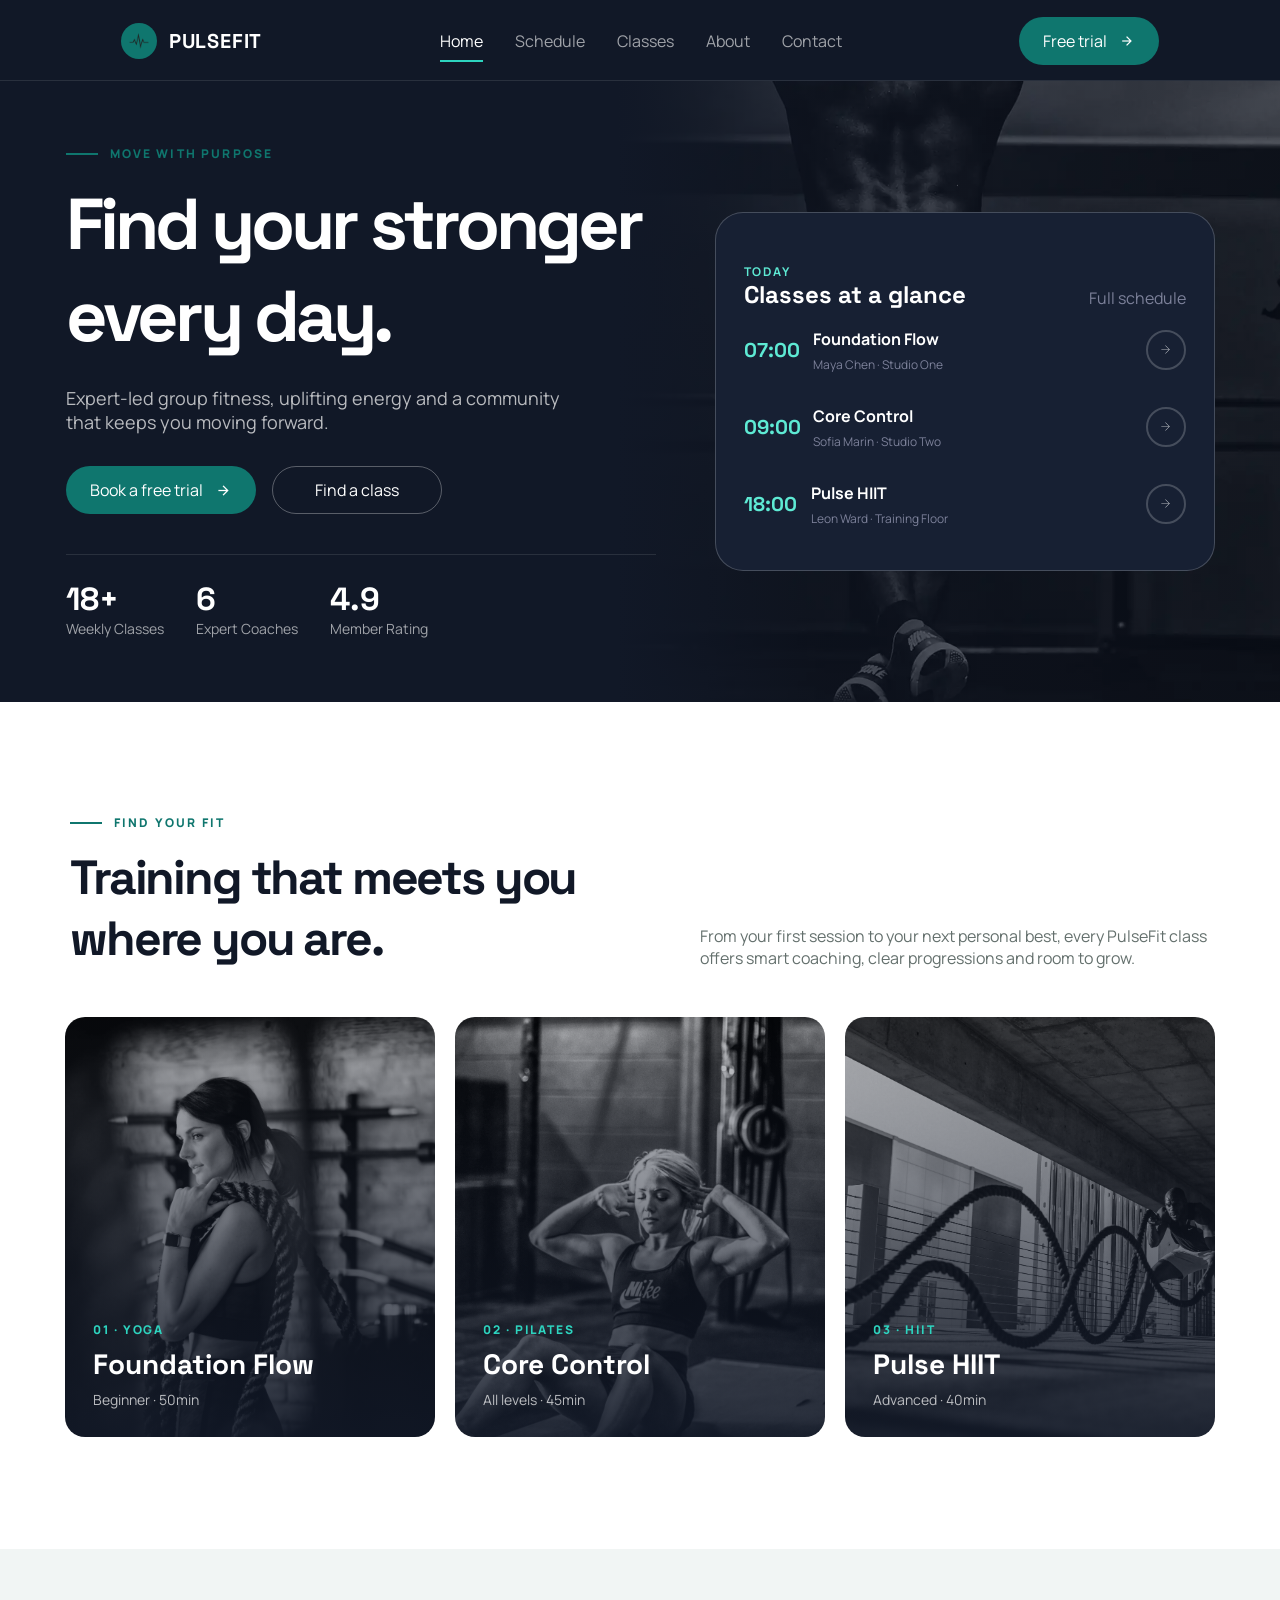
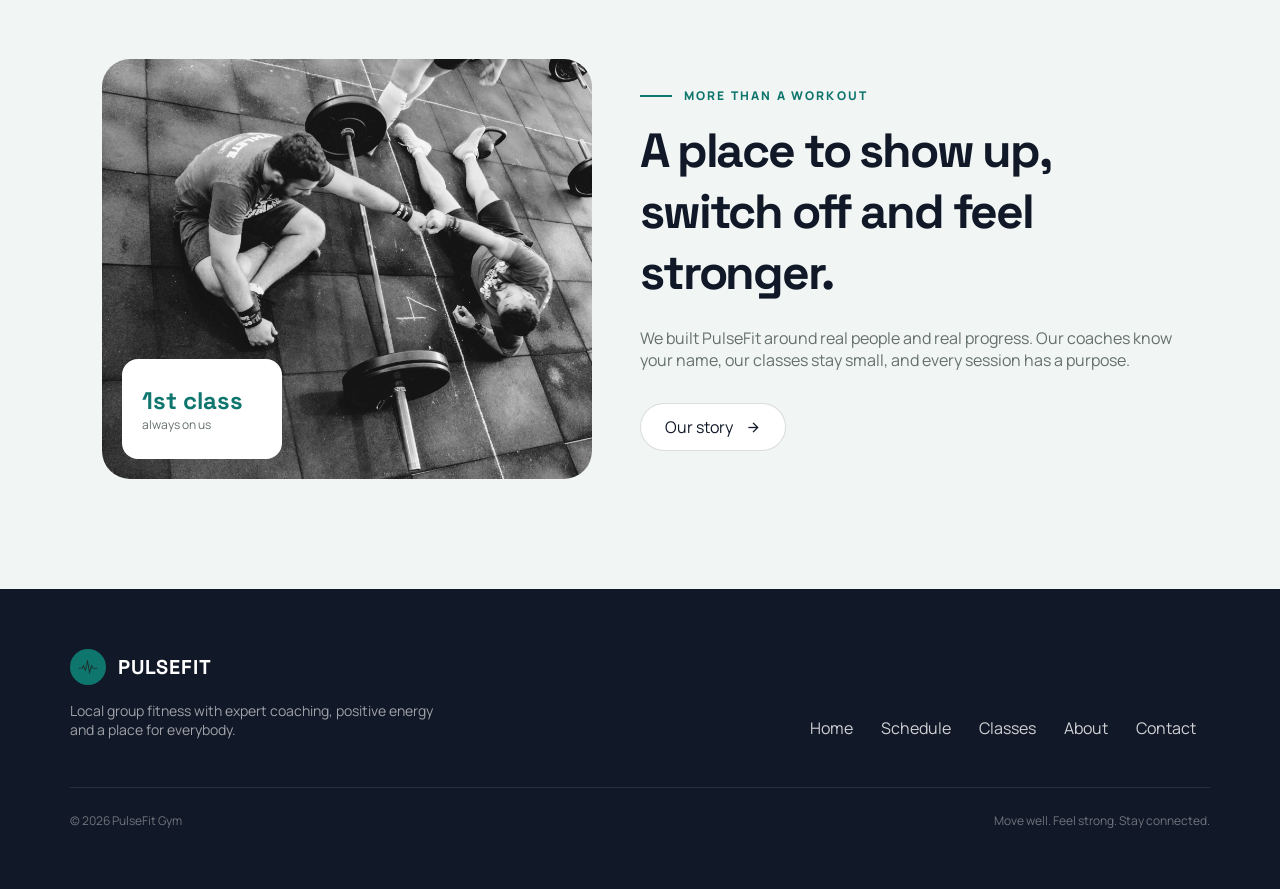
<file: index.html>
<!DOCTYPE html>
<html lang="en">

<head>
    <meta charset="UTF-8">
    <meta name="viewport" content="width=device-width, initial-scale=1.0">
    <link rel="preconnect" href="https://fonts.googleapis.com">
    <link rel="preconnect" href="https://fonts.gstatic.com" crossorigin>
    <link
        href="https://fonts.googleapis.com/css2?family=Manrope:wght@400;500;600;800&family=Space+Grotesk:wght@700&display=swap"
        rel="stylesheet">
    <link rel="stylesheet"
        href="https://fonts.googleapis.com/css2?family=Material+Symbols+Outlined:opsz,wght,FILL,GRAD@20..48,100..700,0..1,-50..200" />
    <link rel="stylesheet" href="style.css">
    <title>PulseFit-Gym</title>
</head>

<body>
    <header>
        <div class="header-container">
            <div id="logo">
                <span id="cercle"><img src="images/logo.png" alt="PulseFit Logo"></span>
                <span id="text">PULSEFIT</span>
            </div>
            <nav>
                <ul id="main-navigation">
                    <li><a href="index.html" class="active">Home</a></li>
                    <li><a href="schedule.html">Schedule</a></li>
                    <li><a href="classes.html">Classes</a></li>
                    <li><a href="about.html">About</a></li>
                    <li><a href="contact.html">Contact</a></li>
                </ul>
            </nav>

            <div class="header-button">
                <a href="contact.html" class="FTB">Free trial
                    <span class="material-symbols-outlined">arrow_forward</span></a>
            </div>

            <input type="checkbox" id="menu-toggle">
            <label for="menu-toggle" id="menu-button">
                <span class="icon-open material-symbols-outlined">menu</span>
                <span class="icon-close material-symbols-outlined">close</span>
            </label>

            <div id="mobile-menu">
                <a href="index.html" class="active">Home</a>
                <a href="schedule.html">Schedule</a>
                <a href="classes.html">Classes</a>
                <a href="about.html">About</a>
                <a href="contact.html">Contact</a>
                <a href="contact.html" class="mobile-trial">Free trial</a>
            </div>
        </div>
    </header>
    <main>
        <section class="home">
            <div class="home-container">
                <div id="home-text">
                    <p class="eyebrow">MOVE WITH PURPOSE</p>
                    <h1>Find your stronger every day.</h1>
                    <p class="description">Expert-led group fitness, uplifting energy and a community that keeps you
                        moving
                        forward.</p>
                    <div id="hero-buttons">
                        <a href="contact.html" class="first-button">
                            Book a free trial
                            <span class="material-symbols-outlined">arrow_forward</span>
                        </a>
                        <a href="classes.html" class="second-button">Find a class</a>
                    </div>
                    <div class="statistics">
                        <div class="stat-number">18+</div>
                        <div class="stat-text">Weekly Classes</div>
                        <div class="stat-number">6</div>
                        <div class="stat-text">Expert Coaches</div>
                        <div class="stat-number">4.9</div>
                        <div class="stat-text">Member Rating</div>
                    </div>
                </div>

                <div id="today-clases">
                    <div id="upper-text">
                        <div id="text-block">
                            <div id="eyebrow2">today</div>
                            <h2>Classes at a glance</h2>
                        </div>
                        <a href="schedule.html">Full schedule</a>
                    </div>

                    <div class="today-card">
                        <div class="time">07:00</div>
                        <div class="text-block2">
                            <div class="clases">Foundation Flow</div>
                            <div class="coaches">Maya Chen · Studio One</div>
                        </div>
                        <div class="arrow">
                            <a href="contact.html"> <span class="material-symbols-outlined">arrow_forward</span></a>
                        </div>
                    </div>
                    <div class="today-card">
                        <div class="time">09:00</div>
                        <div class="text-block2">
                            <div class="clases">Core Control</div>
                            <div class="coaches">Sofia Marin · Studio Two</div>
                        </div>
                        <div class="arrow">
                            <a href="contact.html"> <span class="material-symbols-outlined">arrow_forward</span></a>
                        </div>
                    </div>
                    <div class="today-card">
                        <div class="time">18:00</div>
                        <div class="text-block2">
                            <div class="clases">Pulse HIIT</div>
                            <div class="coaches">Leon Ward · Training Floor</div>
                        </div>
                        <div class="arrow">
                            <a href="contact.html"> <span class="material-symbols-outlined">arrow_forward</span></a>
                        </div>
                    </div>
                </div>
            </div>
            <div id="background-img"></div>

        </section>
        <section id="classes">
            <div id="classes-text">
                <div id="classes-text-block">
                    <p class="eyebrow">Find your fit</p>
                    <h2>Training that meets you where you are.</h2>
                </div>
                <p class="descripiton">From your first session to your next personal best, every PulseFit class offers
                    smart coaching, clear progressions and room to grow.</p>
            </div>
           <div id="buttons-to-classes">
    <a href="classes.html" id="first-class">
        <div class="img-content">
            <span class="eyebrow">01 · Yoga</span>
            <h3 class="title">Foundation Flow</h3>
            <div class="description">Beginner · 50min</div>
        </div>
    </a>
    <a href="classes.html" id="second-class">
        <div class="img-content">
            <span class="eyebrow">02 · Pilates</span>
            <h3 class="title">Core Control</h3>
            <div class="description">All levels · 45min</div>
        </div>
    </a>
    <a href="classes.html" id="third-class">
        <div class="img-content">
            <span class="eyebrow">03 · HIIT</span>
            <h3 class="title">Pulse HIIT</h3>
            <div class="description">Advanced · 40min</div>
        </div>
    </a>
</div>

        </section>
        <section id="about">
            <div id="about-container">
                <div id="about-image">
                    <div id="about-card">
                        <div class="card-title">1st class</div>
                        <div class="card-text">always on us</div>
                    </div>
                </div>
                <div id="about-text">
                    <p class="eyebrow">More than a workout</p>
                    <h2>A place to show up, switch off and feel stronger.</h2>
                    <p class="description">We built PulseFit around real people and real progress. Our coaches know your
                        name, our classes stay small, and every session has a purpose.</p>
                    <a href="about.html" class="our-story">Our story
                        <span class="material-symbols-outlined">arrow_forward</span>
                    </a>
                </div>
            </div>
        </section>
    </main>
    <footer>
        <div id="footer-container">
            <div id="footer-top">
                <div id="footer-brand">
                    <div id="footer-logo">
                        <span id="footer-cercle"><img src="images/logo.png" alt="PulseFit Logo"></span>
                        <span id="footer-logo-text">PULSEFIT</span>
                    </div>
                    <p class="footer-description">Local group fitness with expert coaching, positive energy and a place
                        for everybody.</p>
                </div>
                <ul id="footer-navigation">
                    <li><a href="index.html">Home</a></li>
                    <li><a href="schedule.html">Schedule</a></li>
                    <li><a href="classes.html">Classes</a></li>
                    <li><a href="about.html">About</a></li>
                    <li><a href="contact.html">Contact</a></li>
                </ul>
            </div>
            <div id="footer-bottom">
                <div class="footer-small">© 2026 PulseFit Gym</div>
                <div class="footer-small">Move well. Feel strong. Stay connected.</div>
            </div>
        </div>
    </footer>

</body>

</html>
</file>
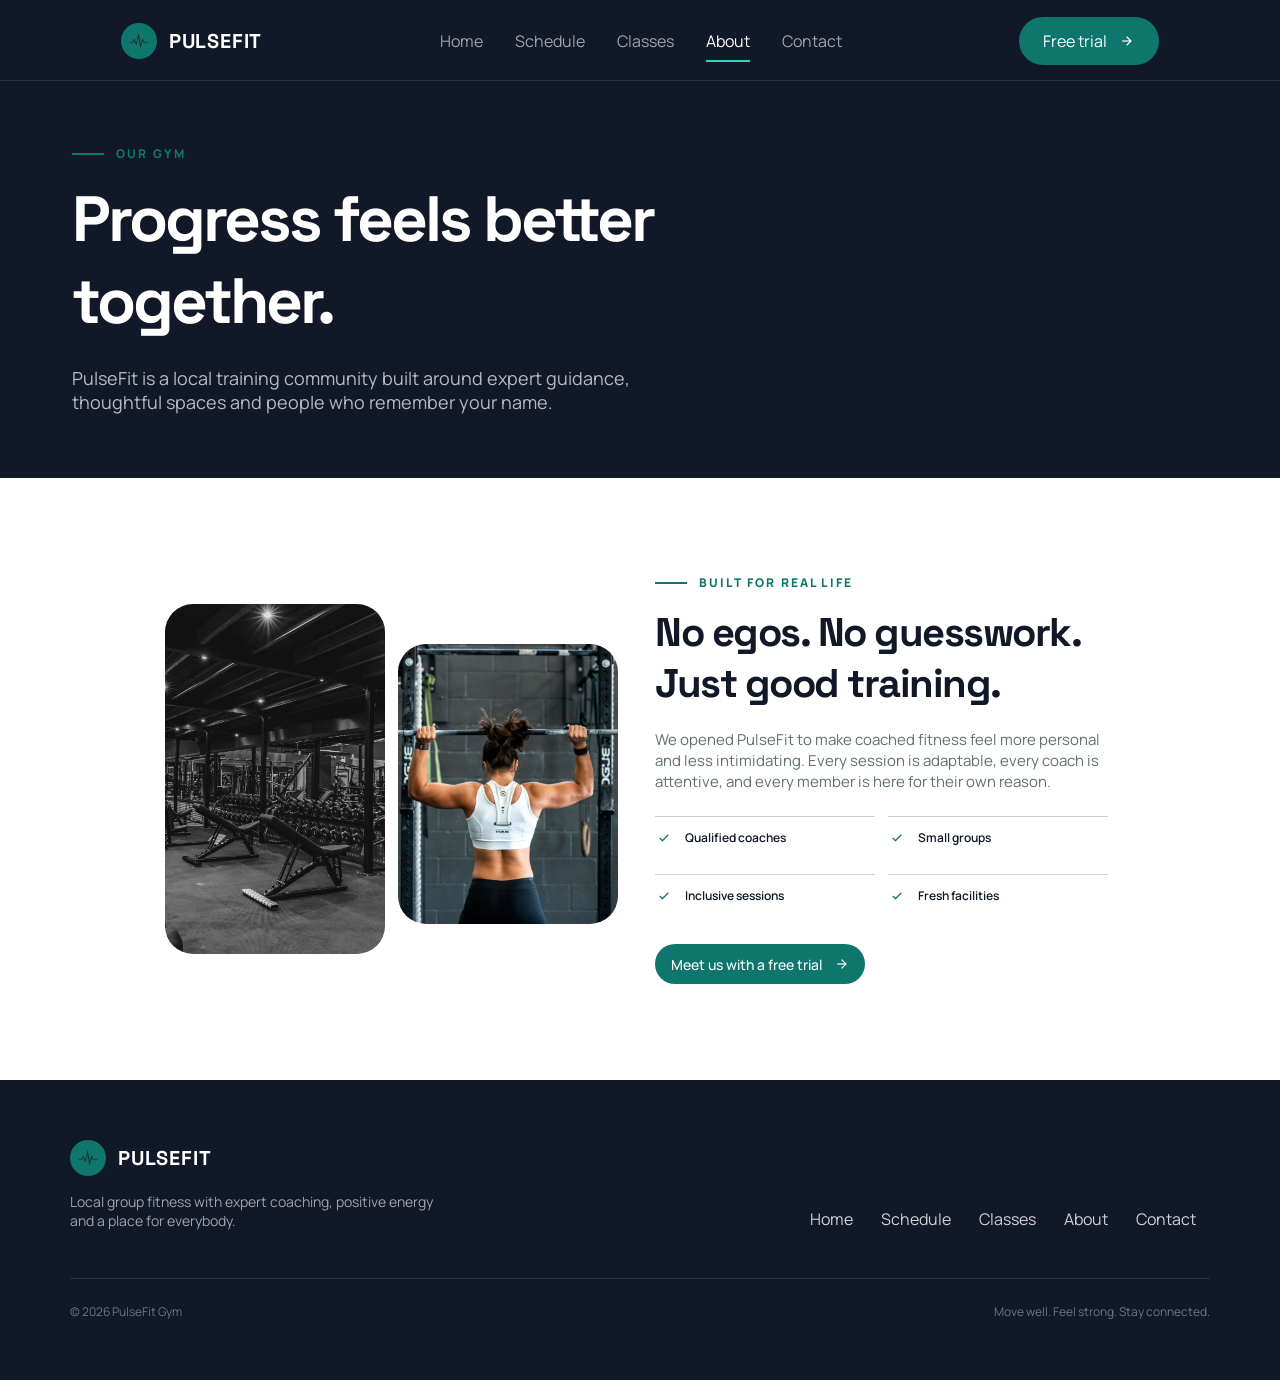
<file: about.html>
<!DOCTYPE html>
<html lang="en">

<head>
    <meta charset="UTF-8">
    <meta name="viewport" content="width=device-width, initial-scale=1.0">
    <link rel="preconnect" href="https://fonts.googleapis.com">
    <link rel="preconnect" href="https://fonts.gstatic.com" crossorigin>
    <link
        href="https://fonts.googleapis.com/css2?family=Manrope:wght@400;500;600;800&family=Space+Grotesk:wght@700&display=swap"
        rel="stylesheet">
    <link rel="stylesheet"
        href="https://fonts.googleapis.com/css2?family=Material+Symbols+Outlined:opsz,wght,FILL,GRAD@20..48,100..700,0..1,-50..200" />
    <link rel="stylesheet" href="style.css">
    <title>PulseFit-Gym</title>
</head>

<body>
    <header>
        <div class="header-container">
            <div id="logo">
                <span id="cercle"><img src="images/logo.png" alt="PulseFit Logo"></span>
                <span id="text">PULSEFIT</span>
            </div>
            <nav>
                <ul id="main-navigation">
                    <li><a href="index.html" >Home</a></li>
                    <li><a href="schedule.html">Schedule</a></li>
                    <li><a href="classes.html" >Classes</a></li>
                    <li><a href="about.html" class="active">About</a></li>
                    <li><a href="contact.html">Contact</a></li>
                </ul>
            </nav>

            <div class="header-button">
                <a href="#" class="FTB">Free trial
                    <span class="material-symbols-outlined">arrow_forward</span></a>
            </div>

            <input type="checkbox" id="menu-toggle">
            <label for="menu-toggle" id="menu-button">
                <span class="icon-open material-symbols-outlined">menu</span>
                <span class="icon-close material-symbols-outlined">close</span>
            </label>

            <div id="mobile-menu">
                <a href="index.html">Home</a>
                <a href="schedule.html">Schedule</a>
                <a href="classes.html">Classes</a>
                <a href="about.html" >About</a>
                <a href="contact.html">Contact</a>
                <a href="#" class="mobile-trial">Free trial</a>
            </div>
        </div>
    </header>
    <main>
    <section id="hero">
        <div class="hero-container">
            <p class="eyebrow">Our gym</p>
            <h1>Progress feels better together.</h1>
            <p class="description wide-description">PulseFit is a local training community built around expert guidance, thoughtful spaces and people who remember your name.</p>
        </div>
    </section>

    <section id="story">
        <div id="story-container">
            <div id="story-images">
                <img class="image-one" src="images/about1.webp" alt="PulseFit gym">
                <img class="image-two" src="images/about2.webp" alt="Training at PulseFit">
            </div>
            <div id="story-text">
                <p class="eyebrow">Built for real life</p>
                <h2>No egos. No guesswork. Just good training.</h2>
                <p class="description">We opened PulseFit to make coached fitness feel more personal and less intimidating. Every session is adaptable, every coach is attentive, and every member is here for their own reason.</p>
                <div class="features-row">
                    <div class="feature">
                        <span class="material-symbols-outlined">check</span>
                        <span class="feature-text">Qualified coaches</span>
                    </div>
                    <div class="feature">
                        <span class="material-symbols-outlined">check</span>
                        <span class="feature-text">Small groups</span>
                    </div>
                </div>
                <div class="features-row">
                    <div class="feature">
                        <span class="material-symbols-outlined">check</span>
                        <span class="feature-text">Inclusive sessions</span>
                    </div>
                    <div class="feature">
                        <span class="material-symbols-outlined">check</span>
                        <span class="feature-text">Fresh facilities</span>
                    </div>
                </div>
                <a href="contact.html" class="trial-button">Meet us with a free trial
                    <span class="material-symbols-outlined">arrow_forward</span></a>
            </div>
        </div>
    </section>
</main>
        <footer>
        <div id="footer-container">
            <div id="footer-top">
                <div id="footer-brand">
                    <div id="footer-logo">
                        <span id="footer-cercle"><img src="images/logo.png" alt="PulseFit Logo"></span>
                        <span id="footer-logo-text">PULSEFIT</span>
                    </div>
                    <p class="footer-description">Local group fitness with expert coaching, positive energy and a place
                        for everybody.</p>
                </div>
                <ul id="footer-navigation">
                    <li><a href="index.html">Home</a></li>
                    <li><a href="schedule.html">Schedule</a></li>
                    <li><a href="classes.html">Classes</a></li>
                    <li><a href="about.html">About</a></li>
                    <li><a href="contact.html">Contact</a></li>
                </ul>
            </div>
            <div id="footer-bottom">
                <div class="footer-small">© 2026 PulseFit Gym</div>
                <div class="footer-small">Move well. Feel strong. Stay connected.</div>
            </div>
        </div>
    </footer>
</body>
</html>
</file>
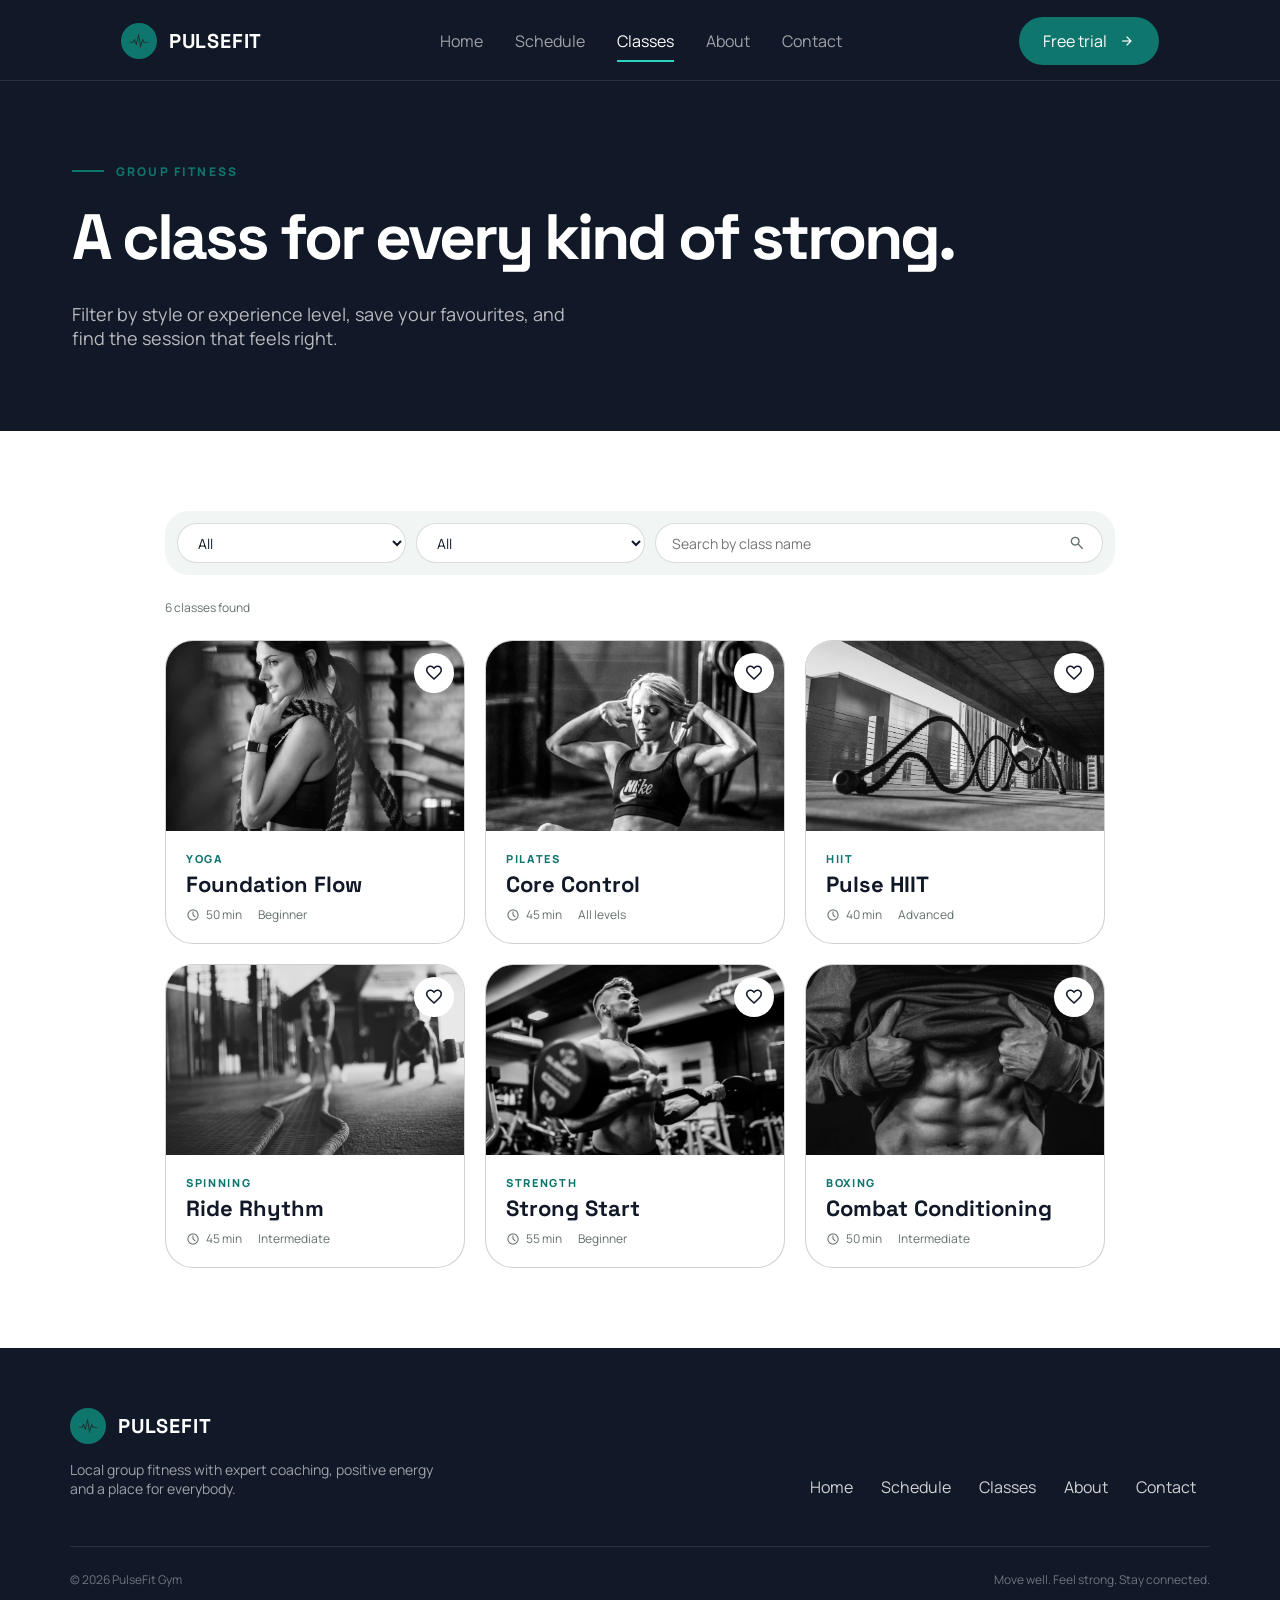
<file: classes.html>
<!DOCTYPE html>
<html lang="en">

<head>
    <meta charset="UTF-8">
    <meta name="viewport" content="width=device-width, initial-scale=1.0">
    <link rel="preconnect" href="https://fonts.googleapis.com">
    <link rel="preconnect" href="https://fonts.gstatic.com" crossorigin>
    <link
        href="https://fonts.googleapis.com/css2?family=Manrope:wght@400;500;600;800&family=Space+Grotesk:wght@700&display=swap"
        rel="stylesheet">
    <link rel="stylesheet"
        href="https://fonts.googleapis.com/css2?family=Material+Symbols+Outlined:opsz,wght,FILL,GRAD@20..48,100..700,0..1,-50..200" />
    <link rel="stylesheet" href="style.css">
    <title>PulseFit-Gym</title>
</head>

<body>
    <header>
        <div class="header-container">
            <div id="logo">
                <span id="cercle"><img src="images/logo.png" alt="PulseFit Logo"></span>
                <span id="text">PULSEFIT</span>
            </div>
            <nav>
                <ul id="main-navigation">
                    <li><a href="index.html" >Home</a></li>
                    <li><a href="schedule.html">Schedule</a></li>
                    <li><a href="classes.html" class="active">Classes</a></li>
                    <li><a href="about.html">About</a></li>
                    <li><a href="contact.html">Contact</a></li>
                </ul>
            </nav>

            <div class="header-button">
                <a href="#" class="FTB">Free trial
                    <span class="material-symbols-outlined">arrow_forward</span></a>
            </div>

            <input type="checkbox" id="menu-toggle">
            <label for="menu-toggle" id="menu-button">
                <span class="icon-open material-symbols-outlined">menu</span>
                <span class="icon-close material-symbols-outlined">close</span>
            </label>

            <div id="mobile-menu">
                <a href="index.html" >Home</a>
                <a href="schedule.html">Schedule</a>
                <a href="classes.html" class="active">Classes</a>
                <a href="about.html">About</a>
                <a href="contact.html">Contact</a>
                <a href="#" class="mobile-trial">Free trial</a>
            </div>
        </div>
    </header>
    <main>
    <section id="hero">
        <div class="hero-container">
            <p class="eyebrow">Group fitness</p>
            <h1 class="long-title">A class for every kind of strong.</h1>
            <p class="description">Filter by style or experience level, save your favourites, and find the session that feels right.</p>
        </div>
    </section>

    <section id="catalog">
        <div id="filters">
            <select class="filter-select" aria-label="Style">
                <option>All</option>
                <option>Yoga</option>
                <option>Pilates</option>
                <option>HIIT</option>
                <option>Spinning</option>
                <option>Strength</option>
                <option>Boxing</option>
            </select>
            <select class="filter-select" aria-label="Level">
                <option>All</option>
                <option>Beginner</option>
                <option>Intermediate</option>
                <option>Advanced</option>
                <option>All levels</option>
            </select>
            <div class="search">
                <input type="text" placeholder="Search by class name">
                <span class="material-symbols-outlined">search</span>
            </div>
        </div>

        <div id="results-count">6 classes found</div>

        <div id="classes-grid">
            <div class="cards-row">
                <div class="class-card">
                    <div class="image">
                        <img src="images/class1.webp" alt="Foundation Flow">
                        <button class="favorite"><span class="material-symbols-outlined">favorite</span></button>
                    </div>
                    <div class="info">
                        <div class="category">Yoga</div>
                        <h3 class="title">Foundation Flow</h3>
                        <div class="meta">
                            <div class="time">
                                <span class="material-symbols-outlined">schedule</span>
                                <span>50 min</span>
                            </div>
                            <div class="level">Beginner</div>
                        </div>
                    </div>
                </div>
                <div class="class-card">
                    <div class="image">
                        <img src="images/class2.webp" alt="Core Control">
                        <button class="favorite"><span class="material-symbols-outlined">favorite</span></button>
                    </div>
                    <div class="info">
                        <div class="category">Pilates</div>
                        <h3 class="title">Core Control</h3>
                        <div class="meta">
                            <div class="time">
                                <span class="material-symbols-outlined">schedule</span>
                                <span>45 min</span>
                            </div>
                            <div class="level">All levels</div>
                        </div>
                    </div>
                </div>
                <div class="class-card">
                    <div class="image">
                        <img src="images/class3.webp" alt="Pulse HIIT">
                        <button class="favorite"><span class="material-symbols-outlined">favorite</span></button>
                    </div>
                    <div class="info">
                        <div class="category">HIIT</div>
                        <h3 class="title">Pulse HIIT</h3>
                        <div class="meta">
                            <div class="time">
                                <span class="material-symbols-outlined">schedule</span>
                                <span>40 min</span>
                            </div>
                            <div class="level">Advanced</div>
                        </div>
                    </div>
                </div>
            </div>

            <div class="cards-row">
                <div class="class-card">
                    <div class="image">
                        <img src="images/class4.webp" alt="Ride Rhythm">
                        <button class="favorite"><span class="material-symbols-outlined">favorite</span></button>
                    </div>
                    <div class="info">
                        <div class="category">Spinning</div>
                        <h3 class="title">Ride Rhythm</h3>
                        <div class="meta">
                            <div class="time">
                                <span class="material-symbols-outlined">schedule</span>
                                <span>45 min</span>
                            </div>
                            <div class="level">Intermediate</div>
                        </div>
                    </div>
                </div>
                <div class="class-card">
                    <div class="image">
                        <img src="images/class5.webp" alt="Strong Start">
                        <button class="favorite"><span class="material-symbols-outlined">favorite</span></button>
                    </div>
                    <div class="info">
                        <div class="category">Strength</div>
                        <h3 class="title">Strong Start</h3>
                        <div class="meta">
                            <div class="time">
                                <span class="material-symbols-outlined">schedule</span>
                                <span>55 min</span>
                            </div>
                            <div class="level">Beginner</div>
                        </div>
                    </div>
                </div>
                <div class="class-card">
                    <div class="image">
                        <img src="images/class6.webp" alt="Combat Conditioning">
                        <button class="favorite"><span class="material-symbols-outlined">favorite</span></button>
                    </div>
                    <div class="info">
                        <div class="category">Boxing</div>
                        <h3 class="title">Combat Conditioning</h3>
                        <div class="meta">
                            <div class="time">
                                <span class="material-symbols-outlined">schedule</span>
                                <span>50 min</span>
                            </div>
                            <div class="level">Intermediate</div>
                        </div>
                    </div>
                </div>
            </div>
        </div>
    </section>
</main>
    <footer>
        <div id="footer-container">
            <div id="footer-top">
                <div id="footer-brand">
                    <div id="footer-logo">
                        <span id="footer-cercle"><img src="images/logo.png" alt="PulseFit Logo"></span>
                        <span id="footer-logo-text">PULSEFIT</span>
                    </div>
                    <p class="footer-description">Local group fitness with expert coaching, positive energy and a place
                        for everybody.</p>
                </div>
                <ul id="footer-navigation">
                    <li><a href="index.html">Home</a></li>
                    <li><a href="schedule.html">Schedule</a></li>
                    <li><a href="classes.html">Classes</a></li>
                    <li><a href="about.html">About</a></li>
                    <li><a href="contact.html">Contact</a></li>
                </ul>
            </div>
            <div id="footer-bottom">
                <div class="footer-small">© 2026 PulseFit Gym</div>
                <div class="footer-small">Move well. Feel strong. Stay connected.</div>
            </div>
        </div>
    </footer>
</body>
</html>
</file>
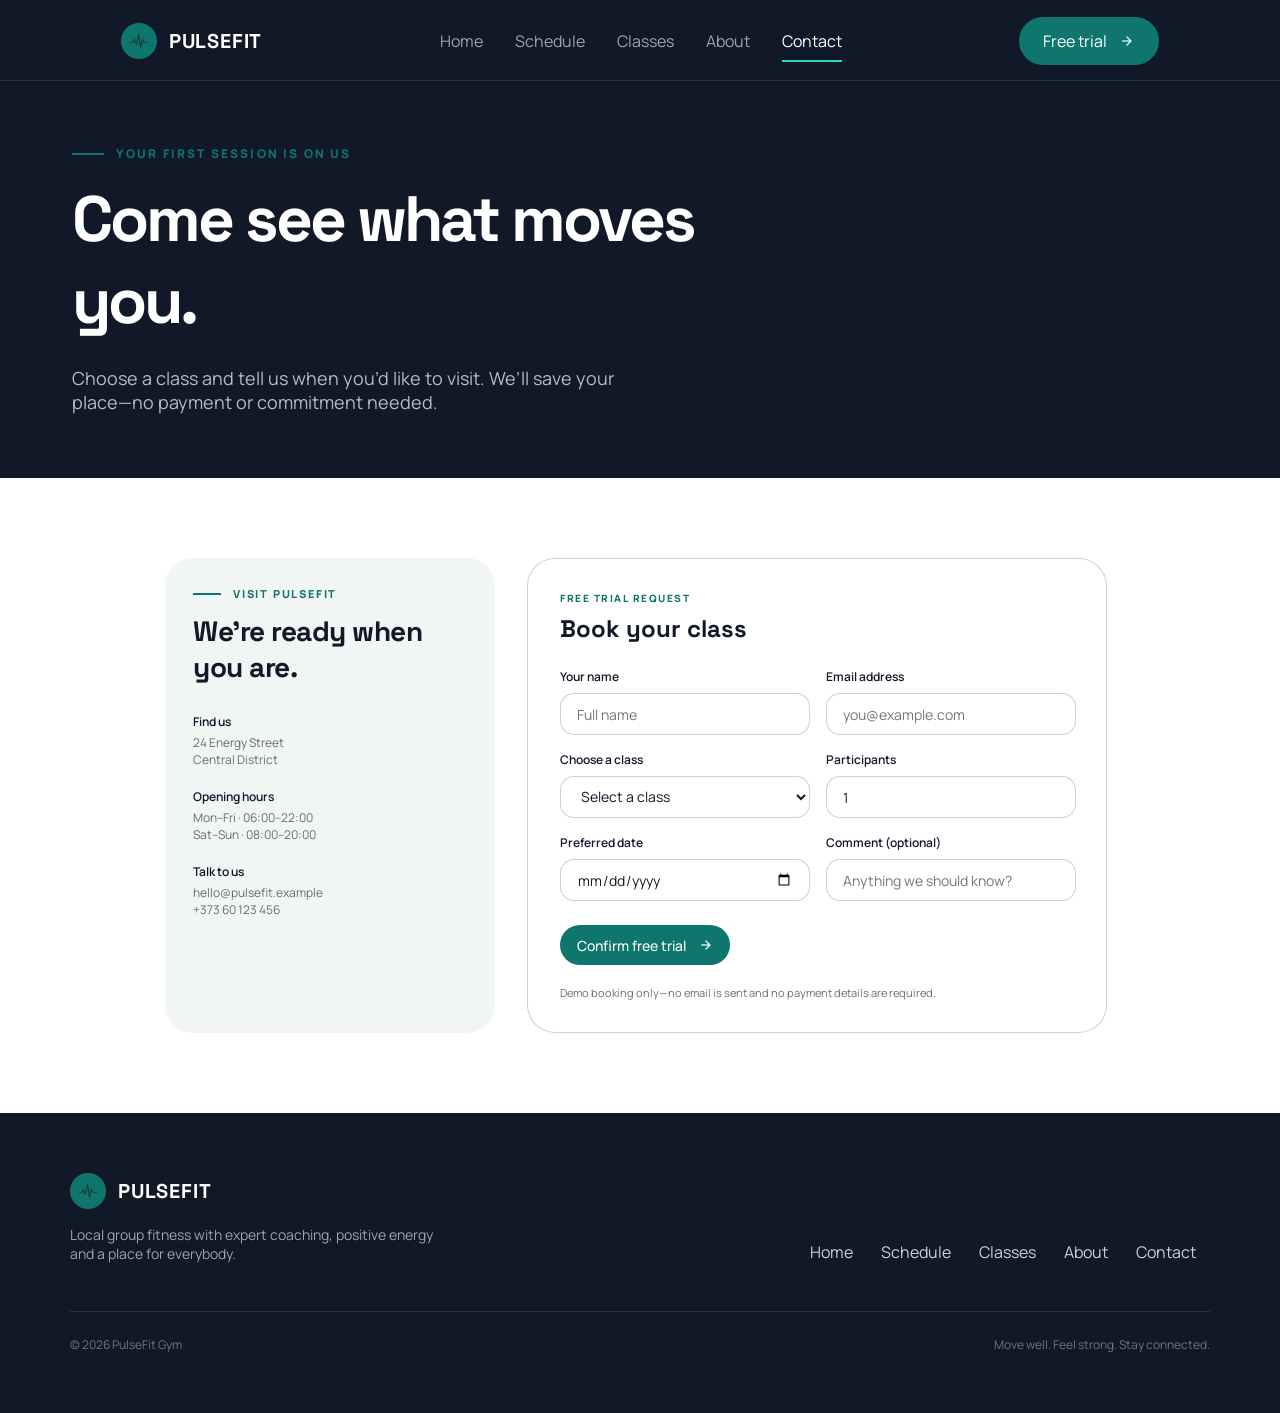
<file: contact.html>
<!DOCTYPE html>
<html lang="en">

<head>
    <meta charset="UTF-8">
    <meta name="viewport" content="width=device-width, initial-scale=1.0">
    <link rel="preconnect" href="https://fonts.googleapis.com">
    <link rel="preconnect" href="https://fonts.gstatic.com" crossorigin>
    <link
        href="https://fonts.googleapis.com/css2?family=Manrope:wght@400;500;600;800&family=Space+Grotesk:wght@700&display=swap"
        rel="stylesheet">
    <link rel="stylesheet"
        href="https://fonts.googleapis.com/css2?family=Material+Symbols+Outlined:opsz,wght,FILL,GRAD@20..48,100..700,0..1,-50..200" />
    <link rel="stylesheet" href="style.css">
    <title>PulseFit-Gym</title>
</head>

<body>
    <header>
        <div class="header-container">
            <div id="logo">
                <span id="cercle"><img src="images/logo.png" alt="PulseFit Logo"></span>
                <span id="text">PULSEFIT</span>
            </div>
            <nav>
                <ul id="main-navigation">
                    <li><a href="index.html" >Home</a></li>
                    <li><a href="schedule.html">Schedule</a></li>
                    <li><a href="classes.html" >Classes</a></li>
                    <li><a href="about.html" >About</a></li>
                    <li><a href="contact.html"class="active">Contact</a></li>
                </ul>
            </nav>

            <div class="header-button">
                <a href="#" class="FTB">Free trial
                    <span class="material-symbols-outlined">arrow_forward</span></a>
            </div>

            <input type="checkbox" id="menu-toggle">
            <label for="menu-toggle" id="menu-button">
                <span class="icon-open material-symbols-outlined">menu</span>
                <span class="icon-close material-symbols-outlined">close</span>
            </label>

            <div id="mobile-menu">
                <a href="index.html">Home</a>
                <a href="schedule.html">Schedule</a>
                <a href="classes.html">Classes</a>
                <a href="about.html" >About</a>
                <a href="contact.html">Contact</a>
                <a href="#" class="mobile-trial">Free trial</a>
            </div>
        </div>
    </header>
   <main>
    <section id="hero">
        <div class="hero-container">
            <p class="eyebrow">Your first session is on us</p>
            <h1>Come see what moves you.</h1>
            <p class="description wide-description">Choose a class and tell us when you’d like to visit. We’ll save your place—no payment or commitment needed.</p>
        </div>
    </section>

    <section id="contact">
        <div id="contact-container">
            <div id="contact-info">
                <p class="eyebrow">Visit PulseFit</p>
                <h2>We’re ready when you are.</h2>
                <div class="info-block">
                    <div class="info-title">Find us</div>
                    <div class="info-text">24 Energy Street</div>
                    <div class="info-text">Central District</div>
                </div>
                <div class="info-block">
                    <div class="info-title">Opening hours</div>
                    <div class="info-text">Mon–Fri · 06:00–22:00</div>
                    <div class="info-text">Sat–Sun · 08:00–20:00</div>
                </div>
                <div class="info-block">
                    <div class="info-title">Talk to us</div>
                    <div class="info-text">hello@pulsefit.example</div>
                    <div class="info-text">+373 60 123 456</div>
                </div>
            </div>

            <div id="contact-form-card">
                <p class="eyebrow-small">Free trial request</p>
                <h2>Book your class</h2>
                <form id="booking-form">
                    <div class="form-row">
                        <div class="field">
                            <label for="name">Your name</label>
                            <input type="text" id="name" placeholder="Full name">
                        </div>
                        <div class="field">
                            <label for="email">Email address</label>
                            <input type="email" id="email" placeholder="you@example.com">
                        </div>
                    </div>
                    <div class="form-row">
                        <div class="field">
                            <label for="class">Choose a class</label>
                            <select id="class">
                                <option>Select a class</option>
                                <option>Foundation Flow</option>
                                <option>Core Control</option>
                                <option>Pulse HIIT</option>
                                <option>Ride Rhythm</option>
                                <option>Strong Start</option>
                                <option>Combat Conditioning</option>
                            </select>
                        </div>
                        <div class="field">
                            <label for="participants">Participants</label>
                            <input type="number" id="participants" value="1" min="1">
                        </div>
                    </div>
                    <div class="form-row">
                        <div class="field">
                            <label for="date">Preferred date</label>
                            <input type="date" id="date">
                        </div>
                        <div class="field">
                            <label for="comment">Comment (optional)</label>
                            <input type="text" id="comment" placeholder="Anything we should know?">
                        </div>
                    </div>
                    <button type="submit" class="confirm">Confirm free trial
                        <span class="material-symbols-outlined">arrow_forward</span></button>
                    <div class="form-note">Demo booking only—no email is sent and no payment details are required.</div>
                </form>
            </div>
        </div>
    </section>
</main>
    <footer>
        <div id="footer-container">
            <div id="footer-top">
                <div id="footer-brand">
                    <div id="footer-logo">
                        <span id="footer-cercle"><img src="images/logo.png" alt="PulseFit Logo"></span>
                        <span id="footer-logo-text">PULSEFIT</span>
                    </div>
                    <p class="footer-description">Local group fitness with expert coaching, positive energy and a place
                        for everybody.</p>
                </div>
                <ul id="footer-navigation">
                    <li><a href="index.html">Home</a></li>
                    <li><a href="schedule.html">Schedule</a></li>
                    <li><a href="classes.html">Classes</a></li>
                    <li><a href="about.html">About</a></li>
                    <li><a href="contact.html">Contact</a></li>
                </ul>
            </div>
            <div id="footer-bottom">
                <div class="footer-small">© 2026 PulseFit Gym</div>
                <div class="footer-small">Move well. Feel strong. Stay connected.</div>
            </div>
        </div>
    </footer>
</body>
</html>
</file>
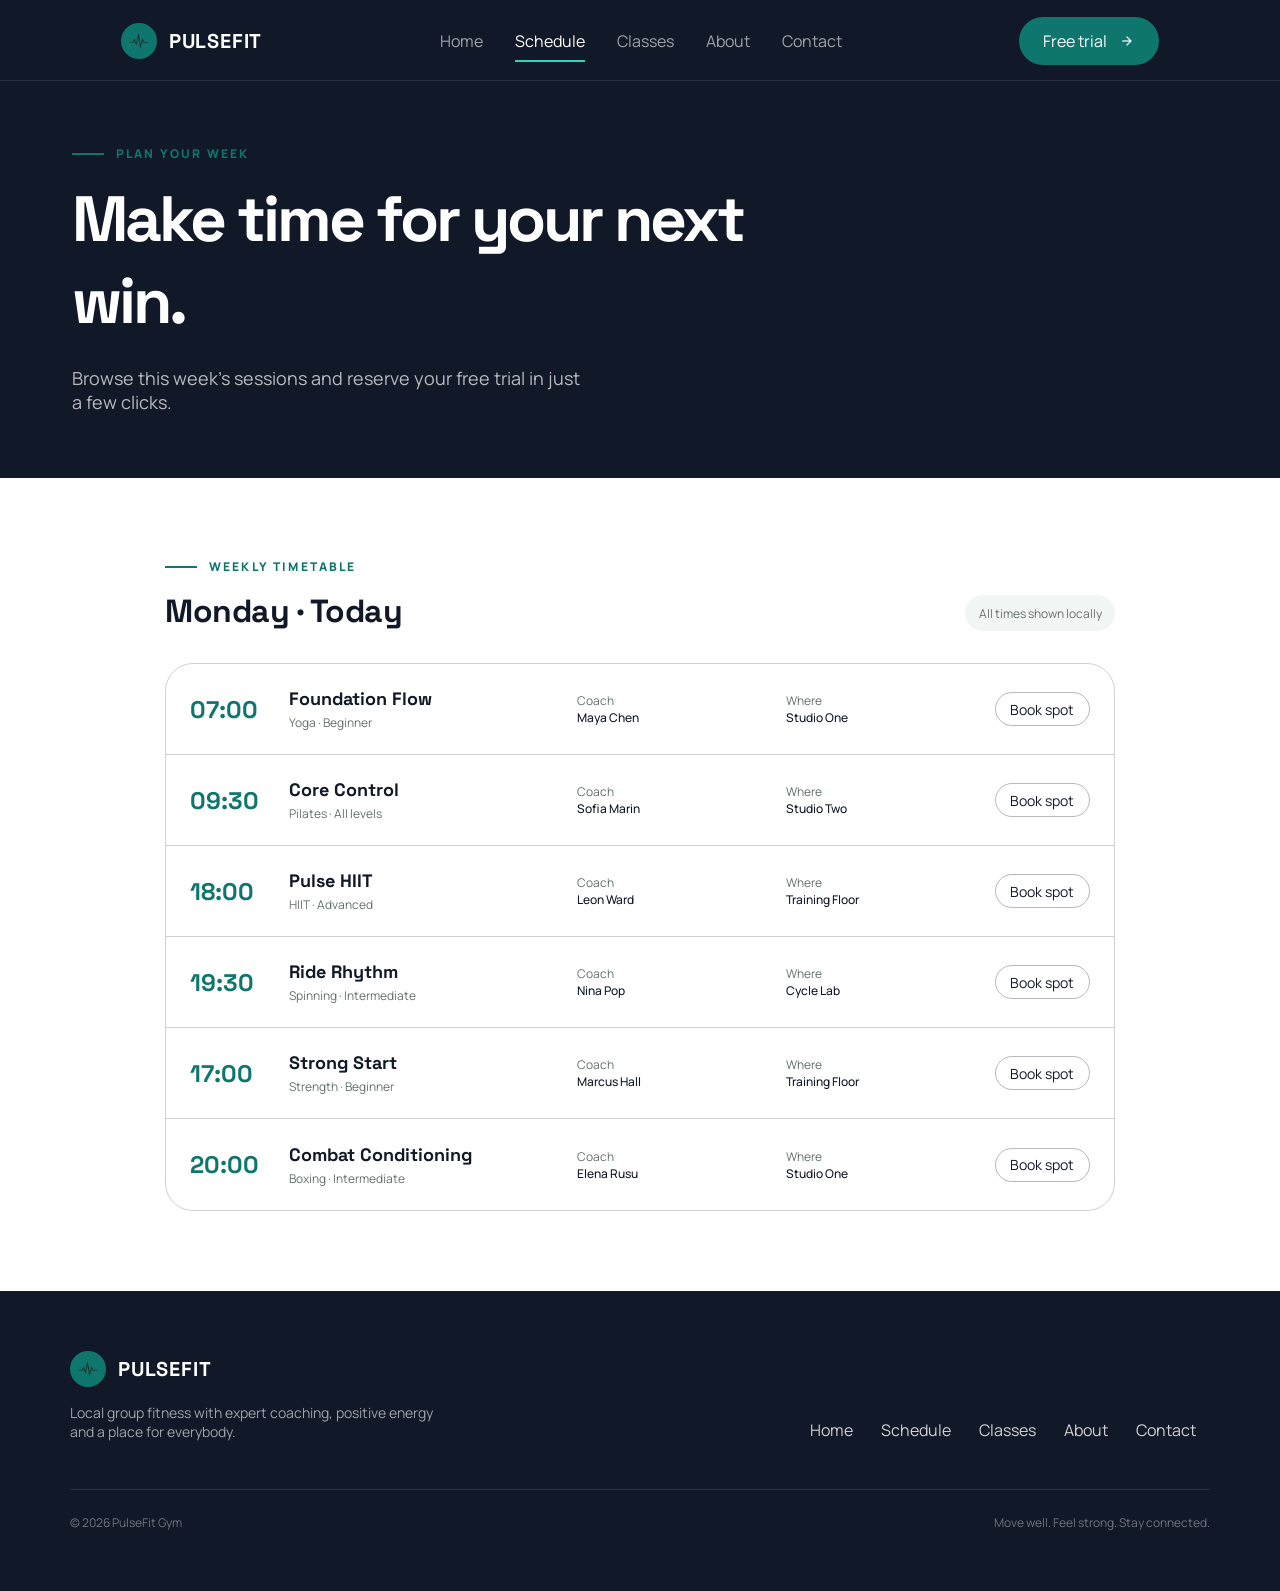
<file: schedule.html>
<!DOCTYPE html>
<html lang="en">

<head>
    <meta charset="UTF-8">
    <meta name="viewport" content="width=device-width, initial-scale=1.0">
    <link rel="preconnect" href="https://fonts.googleapis.com">
    <link rel="preconnect" href="https://fonts.gstatic.com" crossorigin>
    <link
        href="https://fonts.googleapis.com/css2?family=Manrope:wght@400;500;600;800&family=Space+Grotesk:wght@700&display=swap"
        rel="stylesheet">
    <link rel="stylesheet"
        href="https://fonts.googleapis.com/css2?family=Material+Symbols+Outlined:opsz,wght,FILL,GRAD@20..48,100..700,0..1,-50..200" />
    <link rel="stylesheet" href="style.css">
    <title>PulseFit-Gym</title>
</head>

<body>
    <header>
    <div class="header-container">
        <div id="logo">
            <span id="cercle"><img src="images/logo.png" alt="PulseFit Logo"></span>
            <span id="text">PULSEFIT</span>
        </div>
        <nav>
            <ul id="main-navigation">
                <li><a href="index.html">Home</a></li>
                <li><a href="schedule.html" class="active">Schedule</a></li>
                <li><a href="classes.html">Classes</a></li>
                <li><a href="about.html">About</a></li>
                <li><a href="contact.html">Contact</a></li>
            </ul>
        </nav>

        <div class="header-button">
            <a href="contact.html" class="FTB">Free trial
                <span class="material-symbols-outlined">arrow_forward</span></a>
        </div>

        <input type="checkbox" id="menu-toggle">
        <label for="menu-toggle" id="menu-button">
            <span class="icon-open material-symbols-outlined">menu</span>
            <span class="icon-close material-symbols-outlined">close</span>
        </label>

        <div id="mobile-menu">
            <a href="index.html">Home</a>
            <a href="schedule.html" >Schedule</a>
            <a href="classes.html">Classes</a>
            <a href="about.html">About</a>
            <a href="contact.html">Contact</a>
            <a href="contact.html" class="mobile-trial">Free trial</a>
        </div>
    </div>
</header>
    <main>
        <section id="hero">
            <div class="hero-container">
                <p class="eyebrow">Plan your week</p>
                <h1>Make time for your next win.</h1>
                <p class="description">Browse this week's sessions and reserve your free trial in just a few clicks.</p>
            </div>
        </section>
        <section id="timetable">
            <div id="top-text">
                <div id="top-text-block">
                    <p class="eyebrow">Weekly timetable</p>
                    <h2>Monday · Today</h2>
                </div>
                <div class="note">All times shown locally</div>
            </div>

            <div id="timetable-list">
    <div class="card">
        <div class="ora">07:00</div>
        <div class="sport">
            <div class="type">Foundation Flow</div>
            <div class="level">Yoga · Beginner</div>
        </div>
        <div class="antrenor">
            <div class="label">Coach</div>
            <div class="name">Maya Chen</div>
        </div>
        <div class="unde">
            <div class="label">Where</div>
            <div class="name">Studio One</div>
        </div>
        <a href="contact.html" class="rezervare">Book spot</a>
    </div>
    <div class="card">
        <div class="ora">09:30</div>
        <div class="sport">
            <div class="type">Core Control</div>
            <div class="level">Pilates · All levels</div>
        </div>
        <div class="antrenor">
            <div class="label">Coach</div>
            <div class="name">Sofia Marin</div>
        </div>
        <div class="unde">
            <div class="label">Where</div>
            <div class="name">Studio Two</div>
        </div>
        <a href="contact.html" class="rezervare">Book spot</a>
    </div>
    <div class="card">
        <div class="ora">18:00</div>
        <div class="sport">
            <div class="type">Pulse HIIT</div>
            <div class="level">HIIT · Advanced</div>
        </div>
        <div class="antrenor">
            <div class="label">Coach</div>
            <div class="name">Leon Ward</div>
        </div>
        <div class="unde">
            <div class="label">Where</div>
            <div class="name">Training Floor</div>
        </div>
        <a href="contact.html" class="rezervare">Book spot</a>
    </div>
    <div class="card">
        <div class="ora">19:30</div>
        <div class="sport">
            <div class="type">Ride Rhythm</div>
            <div class="level">Spinning · Intermediate</div>
        </div>
        <div class="antrenor">
            <div class="label">Coach</div>
            <div class="name">Nina Pop</div>
        </div>
        <div class="unde">
            <div class="label">Where</div>
            <div class="name">Cycle Lab</div>
        </div>
        <a href="contact.html" class="rezervare">Book spot</a>
    </div>
    <div class="card">
        <div class="ora">17:00</div>
        <div class="sport">
            <div class="type">Strong Start</div>
            <div class="level">Strength · Beginner</div>
        </div>
        <div class="antrenor">
            <div class="label">Coach</div>
            <div class="name">Marcus Hall</div>
        </div>
        <div class="unde">
            <div class="label">Where</div>
            <div class="name">Training Floor</div>
        </div>
        <a href="contact.html" class="rezervare">Book spot</a>
    </div>
    <div class="card">
        <div class="ora">20:00</div>
        <div class="sport">
            <div class="type">Combat Conditioning</div>
            <div class="level">Boxing · Intermediate</div>
        </div>
        <div class="antrenor">
            <div class="label">Coach</div>
            <div class="name">Elena Rusu</div>
        </div>
        <div class="unde">
            <div class="label">Where</div>
            <div class="name">Studio One</div>
        </div>
        <a href="contact.html" class="rezervare">Book spot</a>
    </div>
</div>
        </section>
    </main>
    <footer>
        <div id="footer-container">
            <div id="footer-top">
                <div id="footer-brand">
                    <div id="footer-logo">
                        <span id="footer-cercle"><img src="images/logo.png" alt="PulseFit Logo"></span>
                        <span id="footer-logo-text">PULSEFIT</span>
                    </div>
                    <p class="footer-description">Local group fitness with expert coaching, positive energy and a place
                        for everybody.</p>
                </div>
                <ul id="footer-navigation">
                    <li><a href="index.html">Home</a></li>
                    <li><a href="schedule.html">Schedule</a></li>
                    <li><a href="classes.html">Classes</a></li>
                    <li><a href="about.html">About</a></li>
                    <li><a href="contact.html">Contact</a></li>
                </ul>
            </div>
            <div id="footer-bottom">
                <div class="footer-small">© 2026 PulseFit Gym</div>
                <div class="footer-small">Move well. Feel strong. Stay connected.</div>
            </div>
        </div>
    </footer>
</body>

</html>
</file>
<file: style.css>
body {
    margin: 0;
    padding: 0;
}

* {
    box-sizing: border-box;
}

header {
    width: 100%;
    margin: 0 auto;
    z-index: 40;
    height: 81px;
    background-color: #111827;
    position: sticky;
    top: 0;
    border-bottom: 1px solid rgba(255, 255, 255, 0.1);
}

header .header-container {
    display: flex;
    justify-content: space-around;
    align-items: center;
    height: 81px;
    padding: 0 32px;
}

header #logo {
    display: flex;
    align-items: center;
    justify-self: start;
    gap: 12px;
}

header #logo #cercle {
    width: 36px;
    height: 36px;
    border-radius: 50%;
    background-color: #0f766e;
    display: flex;
    align-items: center;
    justify-content: center;
}

header #logo #cercle img {
    width: 24px;
    height: 24px;
}

header #logo #text {
    color: #ffffff;
    font-family: 'Space Grotesk', sans-serif;
    font-size: 20px;
    font-weight: 700;
    letter-spacing: 0.8px;
}

header nav ul {
    display: flex;
    gap: 32px;
    list-style: none;
    margin: 0;
    padding: 0;
    font-family: 'Manrope', sans-serif;
    font-size: 16px;
}

header nav #main-navigation li a {
    text-decoration: none;
    color: rgba(255, 255, 255, 0.6);
    padding-bottom: 8px;
    border-bottom: 2px solid transparent;
    transition: 0.2s;
}

header nav ul#main-navigation li a:hover {
    color: #ffffff;
}

header nav ul#main-navigation li a.active {
    color: #ffffff;
    border-bottom: 2px solid #2dd4bf;
}

header .header-button {
    display: flex;
}

header .header-button .FTB {
    display: flex;
    justify-content: center;
    align-items: center;
    gap: 12px;
    background-color: #0F766E;
    border-radius: 999px;
    width: 140px;
    height: 48px;
    text-decoration: none;
    font-size: 16px;
    color: #ffffff;
    font-family: 'Manrope', sans-serif;
    font-weight: 400;
}

header .header-button .FTB .material-symbols-outlined {
    font-size: 16px;
    color: #ffffff;
}

header .header-button .FTB:hover {
    background-color: #0b5952;
}

header #menu-toggle {
    display: none;
}

header #menu-button {
    display: none;
}

header #menu-button .icon-close {
    display: none;
}

header #mobile-menu {
    display: none;
}

.home {
    min-height: 600px;
    width: 100%;
    background-color: #111827;
    position: relative;
}

.home .home-container {
    min-height: 500px;
    width: 100%;
    max-width: 1200px;
    margin: 0 auto;
    padding: 64px 16px;
    display: flex;
    align-items: center;
    justify-content: space-around;
    position: relative;
    z-index: 1;
    gap: 40px;
}

section.home .home-container #home-text {
    display: flex;
    flex-direction: column;
    align-items: flex-start;
    min-height: 440px;
    max-width: 590px;
    width: 100%;
}

.home .eyebrow {
    display: flex;
    align-items: center;
    gap: 12px;
    margin: 0;
    font-family: 'Manrope', sans-serif;
    font-size: 12px;
    font-weight: 800;
    letter-spacing: 2.16px;
    text-transform: uppercase;
    color: rgb(15, 118, 110);
    margin-bottom: 16px;
}

.home .eyebrow::before {
    content: "";
    width: 32px;
    height: 2px;
    background-color: rgb(15, 118, 110);
}

.home h1 {
    margin: 0;
    font-family: 'Space Grotesk', sans-serif;
    font-size: 72px;
    font-weight: 800;
    letter-spacing: -3.96px;
    color: #ffffff;
    margin-bottom: 24px;
    max-width: 590px;
    width: 100%;
}

.home .description {
    margin: 0;
    max-width: 520px;
    width: 100%;
    font-family: 'Manrope', sans-serif;
    font-size: 18px;
    color: rgba(255, 255, 255, 0.7);
    margin-bottom: 32px;
}

.home #hero-buttons {
    display: flex;
    gap: 16px;
    margin-bottom: 40px;
}

.home #hero-buttons .first-button {
    display: flex;
    align-items: center;
    justify-content: center;
    gap: 12px;
    background-color: #0F766E;
    border-radius: 999px;
    width: 190px;
    height: 48px;
    text-decoration: none;
    font-size: 16px;
    color: #ffffff;
    font-family: 'Manrope', sans-serif;
    font-weight: 400;
    transition: 0.2s;
}

.home #hero-buttons .first-button .material-symbols-outlined {
    font-size: 17px;
    color: #ffffff;
}

.home #hero-buttons .second-button {
    display: flex;
    justify-content: center;
    align-items: center;
    background: transparent;
    border: 1px solid rgba(255, 255, 255, 0.3);
    border-radius: 999px;
    width: 170px;
    height: 48px;
    text-decoration: none;
    font-size: 16px;
    color: #ffffff;
    font-family: 'Manrope', sans-serif;
    font-weight: 400;
    transition: 0.2s;
}

.home #hero-buttons .first-button:hover {
    background-color: #0b5952;
}

.home #hero-buttons .second-button:hover {
    background: rgba(255, 255, 255, 0.08);
}

.home .home-container .statistics {
    max-width: 590px;
    width: 100%;
    padding-top: 24px;
    border-top: 1px solid rgba(255, 255, 255, 0.1);
    display: grid;
    grid-template-rows: repeat(2, auto);
    grid-auto-flow: column;
    justify-content: start;
    column-gap: 32px;
}

.home .statistics .stat-number {
    font-family: 'Space Grotesk', sans-serif;
    font-size: 32px;
    font-weight: 700;
    color: #ffffff;
}

.home .statistics .stat-text {
    font-family: 'Manrope', sans-serif;
    font-size: 14px;
    color: rgba(255, 255, 255, 0.6);
}

.home #today-clases {
    max-width: 500px;
    width: 100%;
    min-height: 350px;
    background-color: #172033;
    border-radius: 28px;
    border: 1px solid rgba(255, 255, 255, 0.2);
    display: flex;
    flex-direction: column;
    justify-content: center;
    align-items: center;
    padding: 28px;
}

.home #today-clases #upper-text {
    max-width: 450px;
    width: 100%;
    min-height: 70px;
    display: flex;
    justify-content: space-between;
    align-items: flex-end;
}

.home #today-clases #upper-text #text-block #eyebrow2 {
    height: 16px;
    font-family: 'Manrope', sans-serif;
    font-size: 12px;
    letter-spacing: 1.92px;
    font-weight: 700;
    color: #5EEAD4;
    text-transform: uppercase;
}

.home #today-clases #upper-text #text-block h2 {
    margin: 0;
    height: 32px;
    font-family: 'Space Grotesk', sans-serif;
    font-size: 24px;
    letter-spacing: 0;
    color: #ffffff;
    font-weight: 700;
}

.home #today-clases #upper-text a {
    height: 24px;
    font-family: 'Manrope', sans-serif;
    font-size: 16px;
    font-weight: 400;
    color: rgba(225, 225, 255, 0.5);
    transition: 0.1s;
    text-decoration: none;
}

.home #today-clases #upper-text a:hover {
    color: #ffffff;
}

.home #today-clases .today-card {
    display: flex;
    align-items: center;
    justify-content: space-between;
    max-width: 450px;
    width: 100%;
    min-height: 77px;
    gap: 12px;
}

.home #today-clases .today-card .time {
    font-family: 'Space Grotesk', sans-serif;
    font-size: 20px;
    font-weight: 700;
    color: #5EEAD4;
}

.home #today-clases .today-card .text-block2 {
    max-width: 320px;
    width: 100%;
    min-height: 44px;
    display: flex;
    flex-direction: column;
    justify-content: flex-start;
    align-items: center;
}

.home #today-clases .today-card .text-block2 .clases {
    font-family: 'Manrope', sans-serif;
    font-size: 16px;
    font-weight: 700;
    color: #ffffff;
    height: 24px;
    max-width: 320px;
    width: 100%;
}

.home #today-clases .today-card .text-block2 .coaches {
    font-family: 'Manrope', sans-serif;
    font-size: 12px;
    font-weight: 400;
    color: rgba(225, 225, 255, 0.5);
    max-width: 320px;
    width: 100%;
    height: 16px;
    margin-top: 4px;
}

.home #today-clases .today-card .arrow {
    display: flex;
}

.home #today-clases .today-card .arrow a {
    background: transparent;
    width: 40px;
    height: 40px;
    border-radius: 999px;
    border: 2px solid rgba(255, 255, 255, 0.2);
    display: flex;
    justify-content: center;
    align-items: center;
    text-decoration: none;
    transition: 0.2s;
}

.home #today-clases .today-card .arrow a .material-symbols-outlined {
    color: #ffffff;
    font-weight: 2;
    font-size: 17px;
}

.home #today-clases .today-card:hover .arrow a {
    background-color: #0F766E;
    border: 2px solid rgb(21, 150, 139);
}

.home #background-img {
    position: absolute;
    top: 0;
    right: 0;
    width: 780px;
    height: 100%;
    z-index: 0;
    background-image: linear-gradient(90deg, #111827 15%, rgba(17, 24, 39, 0.6) 40%, rgba(17, 24, 39, 0.4) 100%),
        url(images/background-hero.webp);
    background-size: cover;
    background-position: center;
    background-repeat: no-repeat;
}

#classes {
    height: auto;
    width: 100%;
    padding: 112px 32px;
    box-sizing: border-box;
    display: flex;
    flex-direction: column;
    align-items: center;
    justify-content: center;
}

#classes #classes-text {
    max-width: 1140px;
    width: 100%;
    display: flex;
    align-items: flex-end;
    justify-content: space-between;
    margin-bottom: 48px;
}

#classes #classes-text #classes-text-block {
    display: flex;
    flex-direction: column;
    justify-content: flex-start;
}

#classes #classes-text #classes-text-block .eyebrow {
    display: flex;
    align-items: center;
    gap: 12px;
    margin: 0;
    font-family: 'Manrope', sans-serif;
    font-size: 12px;
    font-weight: 800;
    letter-spacing: 2.16px;
    text-transform: uppercase;
    color: rgb(15, 118, 110);
    margin-bottom: 16px;
}

#classes #classes-text #classes-text-block .eyebrow::before {
    content: "";
    width: 32px;
    height: 2px;
    background-color: rgb(15, 118, 110);
}

#classes #classes-text #classes-text-block h2 {
    margin: 0px;
    font-family: 'Space Grotesk', sans-serif;
    font-weight: 800;
    font-size: 48px;
    letter-spacing: -2.16px;
    color: #111827;
    max-width: 560px;
    width: 100%;
}

#classes #classes-text .descripiton {
    font-family: 'Manrope', sans-serif;
    font-size: 16px;
    font-weight: 400;
    color: #64706D;
    max-width: 510px;
    width: 100%;
    margin: 0px;
}

#classes #buttons-to-classes {
    display: flex;
    gap: 20px;
    min-height: 420px;
}

#classes #first-class {
    background-image: linear-gradient(180deg, rgba(17, 24, 39, 0.2) 0%, rgba(17, 24, 39, 0.9) 100%), url(images/class1.webp);
    background-color: #808080;
    background-blend-mode: normal, luminosity;
    background-size: cover;
    background-position: center;
    background-repeat: no-repeat;
    width: 370px;
    height: 420px;
    border-radius: 20px;
    border: none;
    display: flex;
    flex-direction: column;
    justify-content: flex-end;
    align-items: center;
    text-decoration: none;
    cursor: pointer;
}

#classes #second-class {
    background-image: linear-gradient(180deg, rgba(17, 24, 39, 0.2) 0%, rgba(17, 24, 39, 0.9) 100%), url(images/class2.webp);
    background-color: #808080;
    background-blend-mode: normal, luminosity;
    background-size: cover;
    background-position: center;
    background-repeat: no-repeat;
    width: 370px;
    height: 420px;
    border-radius: 20px;
    border: none;
    display: flex;
    flex-direction: column;
    justify-content: flex-end;
    align-items: center;
    text-decoration: none;
    cursor: pointer;
}

#classes #third-class {
    background-image: linear-gradient(180deg, rgba(17, 24, 39, 0.2) 0%, rgba(17, 24, 39, 0.9) 100%), url(images/class3.webp);
    background-color: #808080;
    background-blend-mode: normal, luminosity;
    background-size: cover;
    background-position: center;
    background-repeat: no-repeat;
    width: 370px;
    height: 420px;
    border-radius: 20px;
    border: none;
    display: flex;
    flex-direction: column;
    justify-content: flex-end;
    align-items: center;
    text-decoration: none;
    cursor: pointer;
}

#classes #buttons-to-classes a:hover {
    background-blend-mode: normal, normal;
}

#classes #buttons-to-classes button {
    padding: 0;
    cursor: pointer;
}

#classes #buttons-to-classes button:hover {
    background-blend-mode: normal, normal;
}

#classes .img-content {
    box-sizing: border-box;
    width: 370px;
    height: 160px;
    padding: 28px;
    display: flex;
    flex-direction: column;
    justify-content: flex-end;
    text-align: left;
}

#classes .img-content .eyebrow {
    display: block;
    font-family: 'Manrope', sans-serif;
    font-size: 12px;
    font-weight: 800;
    letter-spacing: 1.92px;
    text-transform: uppercase;
    color: #2DD4BF;
}

#classes .img-content .title {
    margin: 8px 0px;
    font-family: 'Space Grotesk', sans-serif;
    font-size: 28px;
    font-weight: 700;
    color: #ffffff;
}

#classes .img-content .description {
    font-family: 'Manrope', sans-serif;
    font-size: 14px;
    font-weight: 400;
    color: rgba(255, 255, 255, 0.7);
}

#about {
    width: 100%;
    min-height: 640px;
    background-color: #F1F5F4;
    display: flex;
    justify-content: center;
    align-items: center;
}

#about #about-container {
    max-width: 1140px;
    width: 100%;
    min-height: 420px;
    display: flex;
    align-items: center;
    gap: 48px;
    padding: 0 32px;
}

#about #about-image {
    max-width: 490px;
    width: 100%;
    height: 420px;
    border-radius: 28px;
    background-image: url(images/about.webp);
    background-color: #808080;
    background-blend-mode: luminosity;
    background-size: cover;
    background-position: center;
    background-repeat: no-repeat;
    position: relative;
}

#about #about-image #about-card {
    position: absolute;
    left: 20px;
    bottom: 20px;
    box-sizing: border-box;
    width: 160px;
    height: 100px;
    padding: 0 20px;
    background-color: #ffffff;
    border-radius: 16px;
    display: flex;
    flex-direction: column;
    justify-content: center;
}

#about #about-card .card-title {
    font-family: 'Space Grotesk', sans-serif;
    font-size: 24px;
    font-weight: 700;
    color: #0F766E;
}

#about #about-card .card-text {
    font-family: 'Manrope', sans-serif;
    font-size: 12px;
    font-weight: 400;
    color: #64706D;
}

#about #about-text {
    max-width: 600px;
    width: 100%;
    display: flex;
    flex-direction: column;
    align-items: flex-start;
}

#about .eyebrow {
    display: flex;
    align-items: center;
    gap: 12px;
    margin: 0;
    font-family: 'Manrope', sans-serif;
    font-size: 12px;
    font-weight: 800;
    letter-spacing: 2.16px;
    text-transform: uppercase;
    color: rgb(15, 118, 110);
    margin-bottom: 16px;
}

#about .eyebrow::before {
    content: "";
    width: 32px;
    height: 2px;
    background-color: rgb(15, 118, 110);
}

#about #about-text h2 {
    margin: 0px;
    margin-bottom: 24px;
    font-family: 'Space Grotesk', sans-serif;
    font-weight: 800;
    font-size: 48px;
    letter-spacing: -2.16px;
    color: #111827;
    max-width: 560px;
    width: 100%;
}

#about #about-text .description {
    margin: 0px;
    margin-bottom: 32px;
    font-family: 'Manrope', sans-serif;
    font-size: 16px;
    font-weight: 400;
    color: #64706D;
    max-width: 600px;
    width: 100%;
}

#about #about-text .our-story {
    display: flex;
    justify-content: center;
    align-items: center;
    gap: 12px;
    width: 146px;
    height: 48px;
    box-sizing: border-box;
    background-color: #ffffff;
    border: 1px solid rgba(17, 24, 39, 0.15);
    border-radius: 999px;
    text-decoration: none;
    font-family: 'Manrope', sans-serif;
    font-size: 16px;
    font-weight: 400;
    color: #111827;
    transition: 0.2s;
}

#about #about-text .our-story .material-symbols-outlined {
    font-size: 17px;
    color: #111827;
    transition: 0.2s;
}

#about #about-text .our-story:hover {
    background-color: #0F766E;
    border: 1px solid #0F766E;
    color: #ffffff;
}

#about #about-text .our-story:hover .material-symbols-outlined {
    color: #ffffff;
}

footer {
    max-width: 100%;
    height: 300px;
    background-color: #111827;
    display: flex;
    justify-content: center;
    align-items: center;
    padding: 64px 32px;
}

footer #footer-container {
    max-width: 1140px;
    width: 100%;
    display: flex;
    flex-direction: column;
}

footer #footer-top {
    width: 100%;
    display: flex;
    justify-content: space-between;
    align-items: flex-end;
}

footer #footer-brand {
    display: flex;
    flex-direction: column;
}

footer #footer-logo {
    display: flex;
    align-items: center;
    gap: 12px;
    margin-bottom: 16px;
}

footer #footer-logo #footer-cercle {
    width: 36px;
    height: 36px;
    border-radius: 50%;
    background-color: #0f766e;
    display: flex;
    align-items: center;
    justify-content: center;
}

footer #footer-logo #footer-cercle img {
    width: 24px;
    height: 24px;
}

footer #footer-logo #footer-logo-text {
    color: #ffffff;
    font-family: 'Space Grotesk', sans-serif;
    font-size: 20px;
    font-weight: 700;
    letter-spacing: 0.8px;
}

footer #footer-brand .footer-description {
    margin: 0;
    max-width: 380px;
    width: 100%;
    font-family: 'Manrope', sans-serif;
    font-size: 14px;
    font-weight: 400;
    color: rgba(255, 255, 255, 0.6);
}

footer #footer-navigation {
    display: flex;
    gap: 28px;
    list-style: none;
    margin: 0;
    padding: 0;
    font-family: 'Manrope', sans-serif;
    font-size: 16px;
    max-width: 400px;
    width: 100%;
    flex-wrap: wrap;
}

footer #footer-navigation li a {
    text-decoration: none;
    color: rgba(255, 255, 255, 0.8);
    transition: 0.2s;
}

footer #footer-navigation li a:hover {
    color: #2dd4bf;
}

footer #footer-bottom {
    width: 100%;
    display: flex;
    justify-content: space-between;
    align-items: center;
    margin-top: 48px;
    padding-top: 24px;
    border-top: 1px solid rgba(255, 255, 255, 0.1);
}

footer #footer-bottom .footer-small {
    font-family: 'Manrope', sans-serif;
    font-size: 12px;
    font-weight: 400;
    color: rgba(255, 255, 255, 0.4);
}

#hero {
    width: 100%;
    min-height: 350px;
    background-color: #111827;
    display: flex;
    justify-content: center;
    align-items: center;
}

#hero .hero-container {
    max-width: 1200px;
    width: 100%;
    min-height: 350px;
    padding: 64px 32px;
    display: flex;
    flex-direction: column;
    justify-content: center;
    align-items: flex-start;
}

#hero .eyebrow {
    display: flex;
    align-items: center;
    gap: 12px;
    margin: 0;
    font-family: 'Manrope', sans-serif;
    font-size: 12px;
    font-weight: 800;
    letter-spacing: 2.16px;
    text-transform: uppercase;
    color: rgb(15, 118, 110);
    margin-bottom: 16px;
}

#hero .eyebrow::before {
    content: "";
    width: 32px;
    height: 2px;
    background-color: rgb(15, 118, 110);
}

#hero h1 {
    margin: 0;
    font-family: 'Space Grotesk', sans-serif;
    font-size: 64px;
    font-weight: 800;
    letter-spacing: -3px;
    color: #ffffff;
    margin-bottom: 24px;
    max-width: 700px;
    width: 100%;
}

#hero .description {
    margin: 0;
    max-width: 520px;
    width: 100%;
    font-family: 'Manrope', sans-serif;
    font-size: 18px;
    color: rgba(255, 255, 255, 0.7);
}

#timetable {
    width: 100%;
    padding: 80px 32px;
    display: flex;
    flex-direction: column;
    align-items: center;
}

#timetable #top-text {
    max-width: 950px;
    width: 100%;
    display: flex;
    justify-content: space-between;
    align-items: flex-end;
    margin-bottom: 32px;
}

#timetable #top-text #top-text-block {
    display: flex;
    flex-direction: column;
    justify-content: flex-start;
}

#timetable .eyebrow {
    display: flex;
    align-items: center;
    gap: 12px;
    margin: 0;
    font-family: 'Manrope', sans-serif;
    font-size: 12px;
    font-weight: 800;
    letter-spacing: 2.16px;
    text-transform: uppercase;
    color: rgb(15, 118, 110);
    margin-bottom: 16px;
}

#timetable .eyebrow::before {
    content: "";
    width: 32px;
    height: 2px;
    background-color: rgb(15, 118, 110);
}

#timetable #top-text h2 {
    margin: 0px;
    font-family: 'Space Grotesk', sans-serif;
    font-weight: 700;
    font-size: 32px;
    letter-spacing: -0.5px;
    color: #111827;
}

#timetable #top-text .note {
    display: flex;
    justify-content: center;
    align-items: center;
    width: 150px;
    height: 36px;
    background-color: #F1F5F4;
    border-radius: 999px;
    font-family: 'Manrope', sans-serif;
    font-size: 12px;
    font-weight: 400;
    color: #64706D;
}

#timetable #timetable-list {
    max-width: 950px;
    width: 100%;
    border: 1px solid rgba(17, 24, 39, 0.2);
    border-radius: 28px;
    overflow: hidden;
    display: flex;
    flex-direction: column;
}

#timetable .card {
    width: 100%;
    height: 91px;
    padding: 0 24px;
    display: flex;
    align-items: center;
    border-bottom: 1px solid rgba(17, 24, 39, 0.2);
}

#timetable .card:last-child {
    border-bottom: none;
}

#timetable .card .ora {
    width: 100px;
    font-family: 'Space Grotesk', sans-serif;
    font-size: 24px;
    font-weight: 700;
    color: #0F766E;
}

#timetable .card .sport {
    width: 290px;
    display: flex;
    flex-direction: column;
    justify-content: center;
}

#timetable .card .sport .type {
    font-family: 'Space Grotesk', sans-serif;
    font-size: 18px;
    font-weight: 700;
    color: #111827;
}

#timetable .card .sport .level {
    margin-top: 4px;
    font-family: 'Manrope', sans-serif;
    font-size: 12px;
    font-weight: 400;
    color: #64706D;
}

#timetable .card .antrenor {
    width: 210px;
    display: flex;
    flex-direction: column;
    justify-content: center;
}

#timetable .card .unde {
    width: 210px;
    display: flex;
    flex-direction: column;
    justify-content: center;
}

#timetable .card .label {
    font-family: 'Manrope', sans-serif;
    font-size: 12px;
    font-weight: 400;
    color: #64706D;
}

#timetable .card .name {
    font-family: 'Manrope', sans-serif;
    font-size: 12px;
    font-weight: 500;
    color: #111827;
}

#timetable .card .rezervare {
    width: 96px;
    height: 34px;
    display: flex;
    justify-content: center;
    align-items: center;
    background-color: transparent;
    border: 1px solid rgba(17, 24, 39, 0.3);
    border-radius: 999px;
    text-decoration: none;
    font-family: 'Manrope', sans-serif;
    font-size: 14px;
    font-weight: 400;
    color: #111827;
    cursor: pointer;
    transition: 0.2s;
}

#timetable .card .rezervare:hover {
    background-color: #0F766E;
    border: 1px solid #0F766E;
    color: #ffffff;
}

#catalog {
    width: 100%;
    padding: 80px 32px;
    display: flex;
    flex-direction: column;
    align-items: center;
}

#catalog #filters {
    max-width: 950px;
    width: 100%;
    padding: 12px;
    display: flex;
    align-items: center;
    gap: 10px;
    background-color: #F1F5F4;
    border-radius: 24px;
}

#catalog #filters .filter-select {
    width: 230px;
    height: 40px;
    padding: 0 16px;
    background-color: #ffffff;
    border: 1px solid rgba(17, 24, 39, 0.15);
    border-radius: 999px;
    font-family: 'Manrope', sans-serif;
    font-size: 14px;
    font-weight: 400;
    color: #111827;
    cursor: pointer;
}

#catalog #filters .search {
    width: 450px;
    height: 40px;
    padding: 0 16px;
    display: flex;
    align-items: center;
    justify-content: space-between;
    background-color: #ffffff;
    border: 1px solid rgba(17, 24, 39, 0.15);
    border-radius: 999px;
}

#catalog #filters .search input {
    width: 360px;
    height: 38px;
    padding: 0;
    background: transparent;
    border: none;
    outline: none;
    font-family: 'Manrope', sans-serif;
    font-size: 14px;
    font-weight: 400;
    color: #111827;
}

#catalog #filters .search .material-symbols-outlined {
    font-size: 18px;
    color: #64706D;
}

#catalog #results-count {
    max-width: 950px;
    width: 100%;
    margin-top: 24px;
    margin-bottom: 24px;
    font-family: 'Manrope', sans-serif;
    font-size: 12px;
    font-weight: 400;
    color: #64706D;
}

#catalog #classes-grid {
    max-width: 950px;
    width: 100%;
    display: flex;
    flex-direction: column;
    gap: 20px;
}

#catalog .cards-row {
    display: flex;
    gap: 20px;
}

#catalog .class-card {
    width: 300px;
    display: flex;
    flex-direction: column;
    background-color: #ffffff;
    border: 1px solid rgba(17, 24, 39, 0.2);
    border-radius: 28px;
    overflow: hidden;
    transition: 0.2s;
}

#catalog .class-card:hover {
    border: 1px solid #0F766E;
}

#catalog .class-card .image {
    width: 300px;
    height: 190px;
    position: relative;
}

#catalog .class-card .image img {
    width: 300px;
    height: 190px;
    object-fit: cover;
    filter: grayscale(1);
    display: block;
    transition: 0.3s;
}

#catalog .class-card:hover .image img {
    filter: grayscale(0);
}

#catalog .class-card .favorite {
    position: absolute;
    top: 12px;
    right: 12px;
    width: 40px;
    height: 40px;
    padding: 0;
    display: flex;
    justify-content: center;
    align-items: center;
    background-color: #ffffff;
    border: none;
    border-radius: 999px;
    cursor: pointer;
}

#catalog .class-card .favorite .material-symbols-outlined {
    font-size: 20px;
    color: #111827;
    transition: 0.2s;
}

#catalog .class-card .favorite:hover .material-symbols-outlined {
    color: #0F766E;
}

#catalog .class-card .info {
    padding: 20px;
    display: flex;
    flex-direction: column;
    justify-content: flex-start;
}

#catalog .class-card .category {
    font-family: 'Manrope', sans-serif;
    font-size: 11px;
    font-weight: 800;
    letter-spacing: 1.65px;
    text-transform: uppercase;
    color: #0F766E;
}

#catalog .class-card .title {
    margin: 4px 0px 8px 0px;
    font-family: 'Space Grotesk', sans-serif;
    font-size: 22px;
    font-weight: 700;
    color: #111827;
}

#catalog .class-card .meta {
    display: flex;
    align-items: center;
    gap: 16px;
}

#catalog .class-card .time {
    display: flex;
    align-items: center;
    gap: 6px;
    font-family: 'Manrope', sans-serif;
    font-size: 12px;
    font-weight: 400;
    color: #64706D;
}

#catalog .class-card .time .material-symbols-outlined {
    font-size: 14px;
    color: #64706D;
}

#catalog .class-card .level {
    font-family: 'Manrope', sans-serif;
    font-size: 12px;
    font-weight: 400;
    color: #64706D;
}

#story {
    width: 100%;
    padding: 96px 32px;
    display: flex;
    justify-content: center;
    align-items: center;
}

#story #story-container {
    max-width: 950px;
    width: 100%;
    display: flex;
    align-items: center;
    gap: 40px;
}

#story #story-images {
    width: 450px;
    display: flex;
    align-items: flex-start;
    gap: 13px;
}

#story #story-images img {
    width: 220px;
    display: block;
    object-fit: cover;
    border-radius: 28px;
}

#story #story-images .image-one {
    height: 350px;
    filter: grayscale(1);
}

#story #story-images .image-two {
    height: 280px;
    margin-top: 40px;
}

#story #story-text {
    width: 450px;
    display: flex;
    flex-direction: column;
    align-items: flex-start;
}

#story .eyebrow {
    display: flex;
    align-items: center;
    gap: 12px;
    margin: 0;
    font-family: 'Manrope', sans-serif;
    font-size: 12px;
    font-weight: 800;
    letter-spacing: 2.16px;
    text-transform: uppercase;
    color: rgb(15, 118, 110);
    margin-bottom: 16px;
}

#story .eyebrow::before {
    content: "";
    width: 32px;
    height: 2px;
    background-color: rgb(15, 118, 110);
}

#story #story-text h2 {
    margin: 0px;
    margin-bottom: 20px;
    font-family: 'Space Grotesk', sans-serif;
    font-weight: 700;
    font-size: 40px;
    letter-spacing: -1.5px;
    color: #111827;
    max-width: 450px;
    width: 100%;
}

#story #story-text .description {
    margin: 0px;
    margin-bottom: 24px;
    font-family: 'Manrope', sans-serif;
    font-size: 15px;
    font-weight: 400;
    color: #64706D;
    max-width: 450px;
    width: 100%;
}

#story .features-row {
    display: flex;
    gap: 13px;
}

#story .feature {
    width: 220px;
    height: 58px;
    padding-top: 12px;
    display: flex;
    align-items: flex-start;
    gap: 12px;
    border-top: 1px solid rgba(17, 24, 39, 0.2);
}

#story .feature .material-symbols-outlined {
    font-size: 18px;
    color: #0F766E;
}

#story .feature .feature-text {
    font-family: 'Manrope', sans-serif;
    font-size: 12px;
    font-weight: 600;
    color: #111827;
}

#story .trial-button {
    margin-top: 12px;
    display: flex;
    justify-content: center;
    align-items: center;
    gap: 12px;
    width: 210px;
    height: 40px;
    background-color: #0F766E;
    border-radius: 999px;
    text-decoration: none;
    font-family: 'Manrope', sans-serif;
    font-size: 14px;
    font-weight: 500;
    color: #ffffff;
    transition: 0.2s;
}

#story .trial-button .material-symbols-outlined {
    font-size: 16px;
    color: #ffffff;
}

#story .trial-button:hover {
    background-color: #0b5952;
}

#contact {
    width: 100%;
    padding: 80px 32px;
    display: flex;
    justify-content: center;
}

#contact #contact-container {
    max-width: 950px;
    width: 100%;
    display: flex;
    gap: 32px;
}

#contact #contact-info {
    width: 330px;
    padding: 28px;
    display: flex;
    flex-direction: column;
    align-items: flex-start;
    background-color: #F1F5F4;
    border-radius: 28px;
}

#contact .eyebrow {
    display: flex;
    align-items: center;
    gap: 12px;
    margin: 0;
    font-family: 'Manrope', sans-serif;
    font-size: 11px;
    font-weight: 800;
    letter-spacing: 1.8px;
    text-transform: uppercase;
    color: rgb(15, 118, 110);
    margin-bottom: 12px;
}

#contact .eyebrow::before {
    content: "";
    width: 28px;
    height: 2px;
    background-color: rgb(15, 118, 110);
}

#contact #contact-info h2 {
    margin: 0px;
    margin-bottom: 28px;
    font-family: 'Space Grotesk', sans-serif;
    font-size: 28px;
    font-weight: 700;
    letter-spacing: -0.5px;
    color: #111827;
}

#contact .info-block {
    display: flex;
    flex-direction: column;
    margin-bottom: 20px;
}

#contact .info-title {
    margin-bottom: 4px;
    font-family: 'Manrope', sans-serif;
    font-size: 12px;
    font-weight: 600;
    color: #111827;
}

#contact .info-text {
    font-family: 'Manrope', sans-serif;
    font-size: 12px;
    font-weight: 400;
    color: #64706D;
}

#contact #contact-form-card {
    width: 580px;
    padding: 32px;
    display: flex;
    flex-direction: column;
    align-items: flex-start;
    background-color: #ffffff;
    border: 1px solid rgba(17, 24, 39, 0.2);
    border-radius: 28px;
}

#contact .eyebrow-small {
    margin: 0;
    margin-bottom: 8px;
    font-family: 'Manrope', sans-serif;
    font-size: 10px;
    font-weight: 800;
    letter-spacing: 1.5px;
    text-transform: uppercase;
    color: rgb(15, 118, 110);
}

#contact #contact-form-card h2 {
    margin: 0px;
    margin-bottom: 24px;
    font-family: 'Space Grotesk', sans-serif;
    font-size: 24px;
    font-weight: 700;
    color: #111827;
}

#contact #booking-form {
    width: 100%;
    display: flex;
    flex-direction: column;
    align-items: flex-start;
}

#contact .form-row {
    display: flex;
    gap: 16px;
    margin-bottom: 16px;
}

#contact .field {
    width: 250px;
    display: flex;
    flex-direction: column;
    gap: 8px;
}

#contact .field label {
    font-family: 'Manrope', sans-serif;
    font-size: 12px;
    font-weight: 600;
    color: #111827;
}

#contact .field input {
    width: 250px;
    height: 42px;
    padding: 0 16px;
    background-color: #ffffff;
    border: 1px solid rgba(17, 24, 39, 0.2);
    border-radius: 14px;
    outline: none;
    font-family: 'Manrope', sans-serif;
    font-size: 14px;
    font-weight: 400;
    color: #111827;
    transition: 0.2s;
}

#contact .field select {
    width: 250px;
    height: 42px;
    padding: 0 16px;
    background-color: #ffffff;
    border: 1px solid rgba(17, 24, 39, 0.2);
    border-radius: 14px;
    outline: none;
    font-family: 'Manrope', sans-serif;
    font-size: 14px;
    font-weight: 400;
    color: #111827;
    transition: 0.2s;
}

#contact .field input:focus {
    border: 1px solid #0F766E;
}

#contact .field select:focus {
    border: 1px solid #0F766E;
}

#contact .confirm {
    margin-top: 8px;
    margin-bottom: 20px;
    padding: 0;
    display: flex;
    justify-content: center;
    align-items: center;
    gap: 12px;
    width: 170px;
    height: 40px;
    background-color: #0F766E;
    border: none;
    border-radius: 999px;
    font-family: 'Manrope', sans-serif;
    font-size: 14px;
    font-weight: 500;
    color: #ffffff;
    cursor: pointer;
    transition: 0.2s;
}

#contact .confirm .material-symbols-outlined {
    font-size: 16px;
    color: #ffffff;
}

#contact .confirm:hover {
    background-color: #0b5952;
}

#contact .form-note {
    font-family: 'Manrope', sans-serif;
    font-size: 11px;
    font-weight: 400;
    color: #64706D;
}

@media (min-width: 1001px) {
    #hero h1.long-title {
        max-width: 900px;
    }

    #hero .description.wide-description {
        max-width: 560px;
    }
}

@media (max-width: 1200px) {
    #classes #buttons-to-classes {
        flex-direction: column;
        gap: 32px;
    }
}

@media (max-width: 1000px) {
    header nav ul {
        display: none;
    }

    header .header-button {
        display: none;
    }

    header .header-container {
        justify-content: space-between;
    }

    header #menu-button {
        display: flex;
        align-items: center;
        justify-content: center;
        width: 44px;
        height: 44px;
        cursor: pointer;
    }

    header #menu-button .material-symbols-outlined {
        font-size: 32px;
        color: #ffffff;
    }

    header #menu-toggle:checked~#mobile-menu {
        display: flex;
        flex-direction: column;
        position: absolute;
        top: 81px;
        left: 0;
        width: 100%;
        padding: 16px 32px 24px 32px;
        gap: 4px;
        background-color: #111827;
        border-bottom: 1px solid rgba(255, 255, 255, 0.1);
    }

    header #menu-toggle:checked~#menu-button .icon-open {
        display: none;
    }

    header #menu-toggle:checked~#menu-button .icon-close {
        display: block;
    }

    header #mobile-menu a {
        display: flex;
        align-items: center;
        height: 48px;
        text-decoration: none;
        font-family: 'Manrope', sans-serif;
        font-size: 16px;
        color: rgba(255, 255, 255, 0.6);
    }

    header #mobile-menu a:hover {
        color: #ffffff;
    }

    header #mobile-menu a.active {
        color: #2dd4bf;
    }

    header #mobile-menu a.mobile-trial {
        justify-content: center;
        width: 140px;
        margin-top: 12px;
        background-color: #0F766E;
        border-radius: 999px;
        color: #ffffff;
    }

    header #mobile-menu a.mobile-trial:hover {
        background-color: #0b5952;
    }

    .home .home-container {
        flex-direction: column;
        align-items: flex-start;
    }

    section.home .home-container #home-text {
        max-width: 930px;
    }

    .home .eyebrow {
        max-width: 930px;
        width: 100%;
    }

    .home h1 {
        max-width: 800px;
        width: 100%;
        font-size: 60px;
    }

    .home .home-container .statistics {
        max-width: 930px;
        width: 100%;
    }

    .home #today-clases {
        max-width: 930px;
        width: 100%;
    }

    .home #today-clases #upper-text {
        max-width: 850px;
        width: 100%;
    }

    .home #today-clases .today-card {
        max-width: 850px;
        width: 100%;
    }

    .home #today-clases .today-card .text-block2 {
        max-width: 750px;
        width: 100%;
    }

    .home #today-clases .today-card .text-block2 .clases {
        max-width: 750px;
        width: 100%;
    }

    .home #today-clases .today-card .text-block2 .coaches {
        max-width: 750px;
        width: 100%;
    }

    .home #background-img {
        display: none;
    }

    #classes #classes-text {
        flex-direction: column;
        align-items: flex-start;
        gap: 20px;
    }

    #hero h1 {
        font-size: 52px;
    }

    #timetable #top-text {
        max-width: 700px;
        width: 100%;
    }

    #timetable #timetable-list {
        max-width: 700px;
        width: 100%;
    }

    #timetable .card {
        height: auto;
        padding: 20px 24px;
        flex-direction: column;
        align-items: flex-start;
        gap: 12px;
    }

    #timetable .card .sport {
        width: 300px;
    }

    #timetable .card .antrenor {
        width: 300px;
    }

    #timetable .card .unde {
        width: 300px;
    }

    #catalog #filters {
        max-width: 340px;
        flex-direction: column;
        align-items: center;
    }

    #catalog #filters .filter-select {
        width: 320px;
    }

    #catalog #filters .search {
        width: 320px;
    }

    #catalog #filters .search input {
        width: 260px;
    }

    #catalog #results-count {
        max-width: 340px;
    }

    #catalog #classes-grid {
        max-width: 340px;
    }

    #catalog .cards-row {
        flex-direction: column;
    }

    #catalog .class-card {
        width: 340px;
    }

    #catalog .class-card .image {
        width: 340px;
    }

    #catalog .class-card .image img {
        width: 340px;
    }

    #story #story-container {
        max-width: 450px;
        flex-direction: column;
        align-items: flex-start;
        gap: 40px;
    }

    #contact #contact-container {
        max-width: 580px;
        flex-direction: column;
    }

    #contact #contact-info {
        width: 580px;
    }
}

@media (max-width: 750px) {
    #about #about-container {
        flex-direction: column;
        gap: 32px;
        height: auto;
        padding: 40px;
    }

    #about #about-image {
        max-width: 700px;
        width: 100%;
    }

    #about #about-text {
        max-width: 700px;
        width: 100%;
    }

    footer #footer-top {
        flex-direction: column;
        align-items: flex-start;
        gap: 32px;
    }

    footer #footer-bottom {
        margin-top: 20px;
    }
}

@media (max-width: 600px) {
    header .header-container {
        padding: 0 16px;
    }

    header #menu-toggle:checked~#mobile-menu {
        padding: 16px 16px 24px 16px;
    }

    .home .home-container {
        width: 360px;
        padding: 40px 10px;
        gap: 32px;
        align-items: center;
    }

    section.home .home-container #home-text {
        width: 340px;
        max-width: 340px;
        min-height: 0;
    }

    .home .eyebrow {
        width: 340px;
        max-width: 340px;
    }

    .home h1 {
        width: 340px;
        max-width: 340px;
        font-size: 40px;
        letter-spacing: -1.5px;
    }

    .home .description {
        width: 340px;
        max-width: 340px;
        font-size: 16px;
    }

    .home #hero-buttons {
        flex-direction: column;
    }

    .home .home-container .statistics {
        width: 340px;
        max-width: 340px;
        column-gap: 16px;
    }

    .home #today-clases {
        width: 340px;
        max-width: 340px;
        padding: 20px;
    }

    .home #today-clases #upper-text {
        width: 300px;
        max-width: 300px;
        flex-direction: column;
        align-items: flex-start;
        gap: 8px;
    }

    .home #today-clases .today-card {
        width: 300px;
        max-width: 300px;
    }

    .home #today-clases .today-card .text-block2 {
        width: 170px;
        max-width: 170px;
    }

    .home #today-clases .today-card .text-block2 .clases {
        width: 170px;
        max-width: 170px;
    }

    .home #today-clases .today-card .text-block2 .coaches {
        width: 170px;
        max-width: 170px;
    }

    #classes {
        padding: 56px 10px;
    }

    #classes #classes-text {
        width: 340px;
        max-width: 340px;
        margin-bottom: 32px;
    }

    #classes #classes-text #classes-text-block h2 {
        width: 340px;
        max-width: 340px;
        font-size: 32px;
        letter-spacing: -1px;
    }

    #classes #classes-text .descripiton {
        width: 340px;
        max-width: 340px;
    }

    #classes #first-class {
        width: 340px;
        height: 380px;
    }

    #classes #second-class {
        width: 340px;
        height: 380px;
    }

    #classes #third-class {
        width: 340px;
        height: 380px;
    }

    #classes .img-content {
        width: 340px;
    }

    #about {
        min-height: 0;
    }

    #about #about-container {
        width: 360px;
        padding: 40px 10px;
        gap: 32px;
    }

    #about #about-image {
        width: 340px;
        max-width: 340px;
        height: 300px;
    }

    #about #about-text {
        width: 340px;
        max-width: 340px;
    }

    #about #about-text h2 {
        width: 340px;
        max-width: 340px;
        font-size: 32px;
        letter-spacing: -1px;
    }

    #about #about-text .description {
        width: 340px;
        max-width: 340px;
    }

    footer {
        height: auto;
        padding: 40px 10px;
    }

    footer #footer-container {
        width: 340px;
        max-width: 340px;
    }

    footer #footer-top {
        width: 340px;
    }

    footer #footer-brand .footer-description {
        width: 340px;
        max-width: 340px;
    }

    footer #footer-navigation {
        width: 340px;
        max-width: 340px;
        gap: 16px;
    }

    footer #footer-bottom {
        width: 340px;
        flex-direction: column;
        align-items: flex-start;
        gap: 8px;
    }

    #hero .hero-container {
        width: 360px;
        padding: 40px 10px;
    }

    #hero .eyebrow {
        width: 340px;
        max-width: 340px;
    }

    #hero h1 {
        width: 340px;
        max-width: 340px;
        font-size: 40px;
        letter-spacing: -1.5px;
    }

    #hero .description {
        width: 340px;
        max-width: 340px;
        font-size: 16px;
    }

    #timetable {
        padding: 56px 10px;
    }

    #timetable #top-text {
        width: 340px;
        max-width: 340px;
        flex-direction: column;
        align-items: flex-start;
        gap: 20px;
    }

    #timetable #top-text h2 {
        font-size: 28px;
    }

    #timetable #timetable-list {
        width: 340px;
        max-width: 340px;
    }

    #timetable .card .sport {
        width: 290px;
    }

    #timetable .card .antrenor {
        width: 290px;
    }

    #timetable .card .unde {
        width: 290px;
    }

    #catalog {
        padding: 56px 10px;
    }

    #story {
        padding: 56px 10px;
    }

    #story #story-container {
        width: 340px;
        max-width: 340px;
    }

    #story #story-images {
        width: 340px;
        gap: 12px;
    }

    #story #story-images img {
        width: 160px;
    }

    #story #story-images .image-one {
        height: 260px;
    }

    #story #story-images .image-two {
        height: 210px;
        margin-top: 30px;
    }

    #story #story-text {
        width: 340px;
    }

    #story #story-text h2 {
        width: 340px;
        max-width: 340px;
        font-size: 32px;
        letter-spacing: -1px;
    }

    #story #story-text .description {
        width: 340px;
        max-width: 340px;
    }

    #story .features-row {
        gap: 12px;
    }

    #story .feature {
        width: 160px;
    }

    #contact {
        padding: 56px 10px;
    }

    #contact #contact-container {
        width: 340px;
        max-width: 340px;
    }

    #contact #contact-info {
        width: 340px;
        padding: 20px;
    }

    #contact #contact-form-card {
        width: 340px;
        padding: 20px;
    }

    #contact .form-row {
        flex-direction: column;
    }

    #contact .field {
        width: 300px;
    }

    #contact .field input {
        width: 300px;
    }

    #contact .field select {
        width: 300px;
    }
}

@media (max-width: 400px) {
    .home #hero-buttons {
        flex-direction: column;
    }
}
</file>
